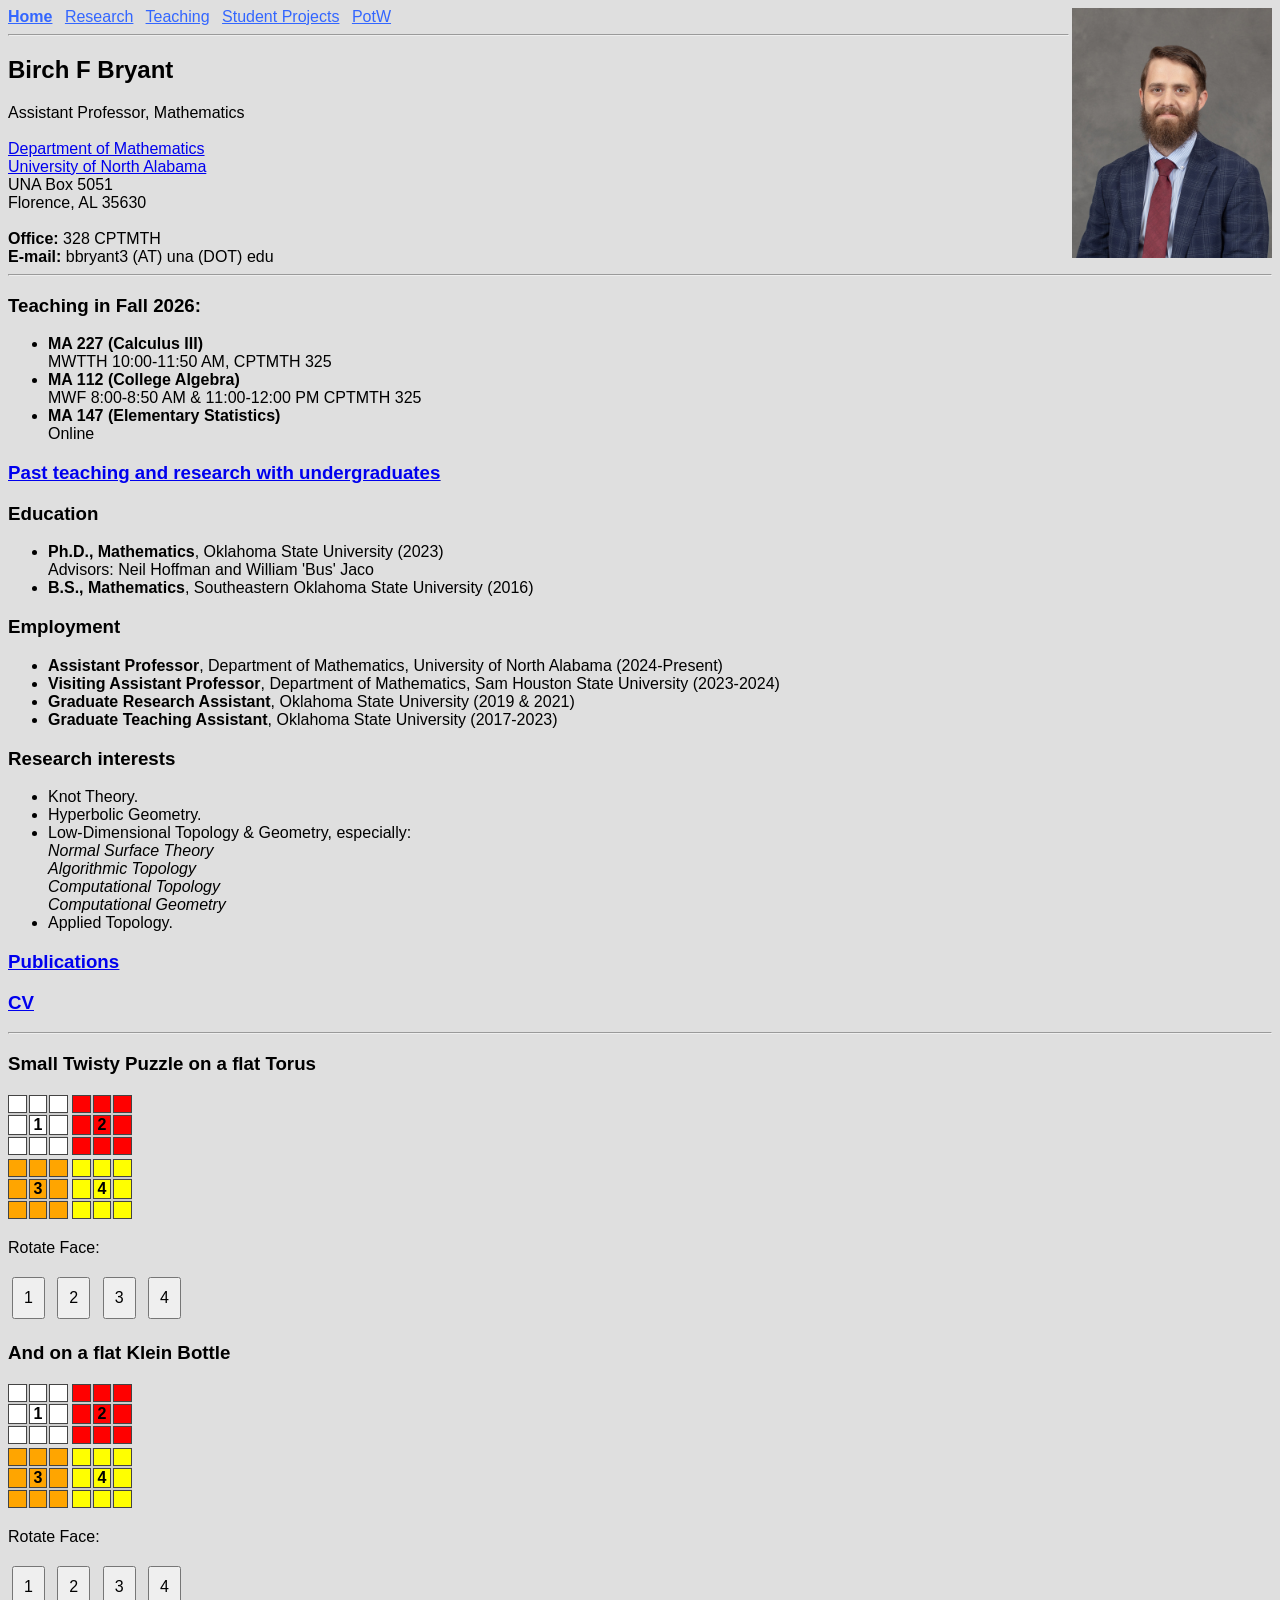
<file: index.html>
<html><head><meta name="viewport" content="width=device-width, initial-scale=1">
    
<link rel="stylesheet" type="text/css" href="./style.css">

<title>Birch Bryant</title>

</head>
<body bgcolor= "#dfdfdf">
 
<img src="./bbryant3.jpg" height="250" align="right" alt="">
 
<div id="site-header"></div>
<script src="./header.js"></script>
<h2>Birch F Bryant</h2>

Assistant Professor, Mathematics

<br>
<br><font color="#3366FF"><a href="https://www.una.edu/math/index.html">
Department of Mathematics</a></font>
<br><font color="#3366FF"><a href="http://www.una.edu/">
University of North Alabama</a></font>
<br>UNA Box 5051
<br>Florence, AL 35630

<br>
<br><b>Office:</b>  328 CPTMTH
<br><b>E-mail:</b> bbryant3 (AT) una (DOT) edu

<hr>

<p>
</p><h3>Teaching in Fall 2026:</h3>
<ul>
<li>
<b>MA 227 (Calculus III) </b>
<br>
MWTTH 10:00-11:50 AM, CPTMTH 325
</li>
<li>
<b>MA 112 (College Algebra)</b>
<br>
MWF 8:00-8:50 AM & 11:00-12:00 PM CPTMTH 325
</li>
<li>
    <b>MA 147 (Elementary Statistics)</b>
    <br>
    Online
</li>
</ul>


<p>
<u><font color="#3333FF"><a href="./teaching.html">
</a></font></u></p><h3><u><font color="#3333FF"><a href="./teaching.html">Past teaching and research with undergraduates</a></font></u></h3>



<h3>Education</h3>
<ul>
<li>
<b>Ph.D., Mathematics</b>, 
Oklahoma State University (2023)
</li>
Advisors: Neil Hoffman and William 'Bus' Jaco
<li>
<b>B.S., Mathematics</b>, 
Southeastern Oklahoma State University (2016)
</li>
</ul>

<h3>Employment</h3>
<ul>
<li>
<b>Assistant Professor</b>, 
Department of Mathematics, 
University of North Alabama (2024-Present) 
</li>
<li>
<b>Visiting Assistant Professor</b>, 
Department of Mathematics, 
Sam Houston State University (2023-2024) 
</li>
<li>
<b>Graduate Research Assistant</b>, 
Oklahoma State University (2019 & 2021)
</li>
<li>
<b>Graduate Teaching Assistant</b>, 
Oklahoma State University (2017-2023)
</li>
</ul>

<h3>Research interests</h3>
<ul>
<li>
Knot Theory.
</li>
<li>
    Hyperbolic Geometry.
</li>
<li>
Low-Dimensional Topology & Geometry, especially:
<br>
<i>Normal Surface Theory</i>
<br>
<i>Algorithmic Topology</i>
<br>
<i>Computational Topology</i>
<br>
<i>Computational Geometry</i>
</li>
<li>
Applied Topology.  
</li>
</ul>

<p>
<u><font color="#3333FF"><a href="./publications.html">
</a></font></u></p><h3><u><font color="#3333FF"><a href="./research.html">Publications</a></font></u></h3>

<p>
</p><h3><a href="./Bryant_Curriculum_Vitae.pdf" target="_blank" rel="noopener noreferrer">CV</a></h3>





<hr>

<h3>Small Twisty Puzzle on a flat Torus</h3>
  <!-- <div class="cube" id="cube">
    <div></div> 
    <div class="face" id="U"></div>

    <div class="face" id="L"></div>
    <div class="face" id="D"></div>
  </div> -->
  
  <div class="cube" id="cube">
    <div class="face" id="UL"></div>
    <div class="face" id="UR"></div>
    <div class="face" id="DL"></div>
    <div class="face" id="DR"></div>
  </div>

  <div class="controls" id="controls">
    <p>Rotate Face:</p>
    <button onclick="rotateU('UL')">1</button>
    <button onclick="rotateL('UR')">2</button>
    <button onclick="rotateD('DL')">3</button>
    <button onclick="rotateD('DR')">4</button>
  </div>

  <!--const faces = {
      UL: ['U','U','U','U','U','U','U','U','U'],
      D: ['D','D','D','D','D','D','D','D','D'],
      L: ['L','L','L','L','L','L','L','L','L'],
    };

    const adjacent = {
      U: [['D', [6,7,8]], ['L', [6,7,8]], ['D', [2,1,0]], ['L', [2,1,0]]],
      D: [['U', [6,7,8]], ['L', [0,3,6]], ['U', [2,1,0]], ['L', [2,5,8]]],
      L: [['U', [0,3,6]], ['D', [0,3,6]], ['U', [2,5,8]], ['D', [2,5,8]]],
    };-->

  <script>
    const colors = {
      UL: 'white',
      UR: 'red',
      DL: 'orange',
      DR: 'yellow',
    };

    const faceLabels = {
        UL: '1',
        UR: '2',
        DL: '3',
        DR: '4',
    }


    const faces = {
      UL: ['UL','UL','UL','UL','UL','UL','UL','UL','UL'],
      UR: ['UR','UR','UR','UR','UR','UR','UR','UR','UR'],
      DL: ['DL','DL','DL','DL','DL','DL','DL','DL','DL'],
      DR: ['DR','DR','DR','DR','DR','DR','DR','DR','DR']
    };

    const adjacent = {
      UL: [['DL', [6,7,8]], ['UR', [0,3,6]], ['DL', [2,1,0]], ['UR', [2,5,8]]],
      UR: [['DR', [6,7,8]], ['UL', [0,3,6]], ['DR', [2,1,0]], ['UL', [2,5,8]]],
      DL: [['UL', [6,7,8]], ['DR', [0,3,6]], ['UL', [2,1,0]], ['DR', [2,5,8]]],
      DR: [['UR', [6,7,8]], ['DL', [0,3,6]], ['UR', [2,1,0]], ['DL', [2,5,8]]],
    };

    function rotateFaceClockwise(face) {
      let f = faces[face];
      faces[face] = [f[6], f[3], f[0], f[7], f[4], f[1], f[8], f[5], f[2]];
    }

    function rotateUAdjacent(face) {
      const adj = adjacent[face];
      const temp = adj[0][1].map(i => faces[adj[0][0]][i]);

      for (let i = 0; i < 3; i++) {
        const from = adj[i + 1][0], fromIdx = adj[i + 1][1];
        const to = adj[i][0], toIdx = adj[i][1];
        for (let j = 0; j < 3; j++) {
          faces[to][toIdx[j]] = faces[from][fromIdx[j]];
        }
      }

      const last = adj[3][0], lastIdx = adj[3][1];
      for (let j = 0; j < 3; j++) {
        faces[adj[3][0]][adj[3][1][j]] = temp[j];
      }
    }

    function rotateLAdjacent(face) {
      const adj = adjacent[face];
      const temp = adj[0][1].map(i => faces[adj[0][0]][i]);

      for (let i = 0; i < 3; i++) {
        const from = adj[i + 1][0], fromIdx = adj[i + 1][1];
        const to = adj[i][0], toIdx = adj[i][1];
        for (let j = 0; j < 3; j++) {
          faces[to][toIdx[j]] = faces[from][fromIdx[j]];
        }
      }

      const last = adj[3][0], lastIdx = adj[3][1];
      for (let j = 0; j < 3; j++) {
        faces[adj[3][0]][adj[3][1][j]] = temp[j];
      }
    }

    function rotateDAdjacent(face) {
      const adj = adjacent[face];
      const temp = adj[0][1].map(i => faces[adj[0][0]][i]);

      for (let i = 0; i < 3; i++) {
        const from = adj[i + 1][0], fromIdx = adj[i + 1][1];
        const to = adj[i][0], toIdx = adj[i][1];
        for (let j = 0; j < 3; j++) {
          faces[to][toIdx[j]] = faces[from][fromIdx[j]];
        }
      }

      const last = adj[3][0], lastIdx = adj[3][1];
      for (let j = 0; j < 3; j++) {
        faces[adj[3][0]][adj[3][1][j]] = temp[j];
      }
    }

    function rotateU(face) {
      rotateFaceClockwise(face);
      rotateUAdjacent(face);
      render();
    }

    function rotateL(face) {
      rotateFaceClockwise(face);
      rotateLAdjacent(face);
      render();
    }

    function rotateD(face) {
      rotateFaceClockwise(face);
      rotateDAdjacent(face);
      render();
    }

    function render() {
      for (let face in faces) {
        const container = document.getElementById(face);
        container.innerHTML = '';
        for (let i = 0; i < 9; i++) {
          const div = document.createElement('div');
          div.className = 'sticker';
          div.style.backgroundColor = colors[faces[face][i]];

          if (i === 4) {
            div.textContent = faceLabels[face];
            div.style.fontWeight = 'bold';
            div.style.color = 'black';
            div.style.display = 'flex';
            div.style.alignItems = 'center';
            div.style.justifyContent = 'center';
            }

          container.appendChild(div);
        }
      }
    }

    render();
  </script>

  <h3>And on a flat Klein Bottle</h3>

  <div class="kcube" id="kcube">
    <div class="kface" id="KUL"></div>
    <div class="kface" id="KUR"></div>
    <div class="kface" id="KDL"></div>
    <div class="kface" id="KDR"></div>
  </div>

  <div class="kcontrols" id="kcontrols">
    <p>Rotate Face:</p>
    <button onclick="rotateK('KUL')">1</button>
    <button onclick="rotateK('KUR')">2</button>
    <button onclick="rotateK('KDL')">3</button>
    <button onclick="rotateK('KDR')">4</button>
  </div>

  <!--const faces = {
      UL: ['U','U','U','U','U','U','U','U','U'],
      D: ['D','D','D','D','D','D','D','D','D'],
      L: ['L','L','L','L','L','L','L','L','L'],
    };

    const adjacent = {
      U: [['D', [6,7,8]], ['L', [6,7,8]], ['D', [2,1,0]], ['L', [2,1,0]]],
      D: [['U', [6,7,8]], ['L', [0,3,6]], ['U', [2,1,0]], ['L', [2,5,8]]],
      L: [['U', [0,3,6]], ['D', [0,3,6]], ['U', [2,5,8]], ['D', [2,5,8]]],
    };-->

  <script>
    const kcolors = {
      KUL: 'white',
      KUR: 'red',
      KDL: 'orange',
      KDR: 'yellow',
    };

    const kfaceLabels = {
        KUL: '1',
        KUR: '2',
        KDL: '3',
        KDR: '4',
    }


    const kfaces = {
      KUL: ['KUL','KUL','KUL','KUL','KUL','KUL','KUL','KUL','KUL'],
      KUR: ['KUR','KUR','KUR','KUR','KUR','KUR','KUR','KUR','KUR'],
      KDL: ['KDL','KDL','KDL','KDL','KDL','KDL','KDL','KDL','KDL'],
      KDR: ['KDR','KDR','KDR','KDR','KDR','KDR','KDR','KDR','KDR']
    };

    const kcorners = {
        KUL:[['KDL',6],['KDL',8],['KDR',0],['KDR',2]],
        KUR:[['KDR',6],['KDR',8],['KDL',0],['KDL',2]],
        KDL:[['KDL',6],['KDL',8],['KDR',0],['KDR',2]],
        KDR:[['KDL',6],['KDL',8],['KDR',0],['KDR',2]]
    }

    const kadjacent = {
      KUL: [['KDR', [8,7,6]], ['KUR', [0,3,6]], ['KDL', [2,1,0]], ['KUR', [8,5,2]]],
      KUR: [['KDL', [8,7,6]], ['KUL', [0,3,6]], ['KDR', [2,1,0]], ['KUL', [8,5,2]]],
      KDL: [['KUL', [6,7,8]], ['KDR', [0,3,6]], ['KUR', [0,1,2]], ['KDR', [8,5,2]]],
      KDR: [['KUR', [6,7,8]], ['KDL', [0,3,6]], ['KUL', [0,1,2]], ['KDL', [8,5,2]]],
    };

    function rotateKFaceClockwise(face) {
      let f = kfaces[face];
      kfaces[face] = [f[6], f[3], f[0], f[7],f[4],f[1],f[8],f[5],f[2]];
    }

    function rotateKAdjacent(face) {
      const adj = kadjacent[face];
      const temp = adj[0][1].map(i => kfaces[adj[0][0]][i]);

      for (let i = 0; i < 3; i++) {
        const from = adj[i + 1][0], fromIdx = adj[i + 1][1];
        const to = adj[i][0], toIdx = adj[i][1];
        for (let j = 0; j < 3; j++) {
          kfaces[to][toIdx[j]] = kfaces[from][fromIdx[j]];
        }
      }

      const last = adj[3][0], lastIdx = adj[3][1];
      for (let j = 0; j < 3; j++) {
        kfaces[adj[3][0]][adj[3][1][j]] = temp[j];
      }
    }

    function rotateKCorners(face) {
        const adj = kcorners[face];
        const temp = kfaces[adj[0][0]][adj[0][1]];

        for (let i = 0; i < 3; i++) {
            const from = adj[i+1][0], fromIdx = adj[i+1][1];
            const to = adj[i][0], toIdx = adj[i][1];
            kfaces[to][toIdx] = kfaces[from][fromIdx];
        }

        kfaces[adj[3][0]][adj[3][1]] = temp;
        
      }

    function rotateK(face) {
      rotateKFaceClockwise(face);
      rotateKAdjacent(face);
      krender();
    }


    function krender() {
      for (let kface in kfaces) {
        const container = document.getElementById(kface);
        container.innerHTML = '';
        for (let i = 0; i < 9; i++) {
          const div = document.createElement('div');
          div.className = 'ksticker';
          div.style.backgroundColor = kcolors[kfaces[kface][i]];

          if (i === 4) {
            div.textContent = kfaceLabels[kface];
            div.style.fontWeight = 'bold';
            div.style.color = 'black';
            div.style.display = 'flex';
            div.style.alignItems = 'center';
            div.style.justifyContent = 'center';
            }

          container.appendChild(div);
        }
      }
    }

    krender();
  </script>

</body></html>
</file>
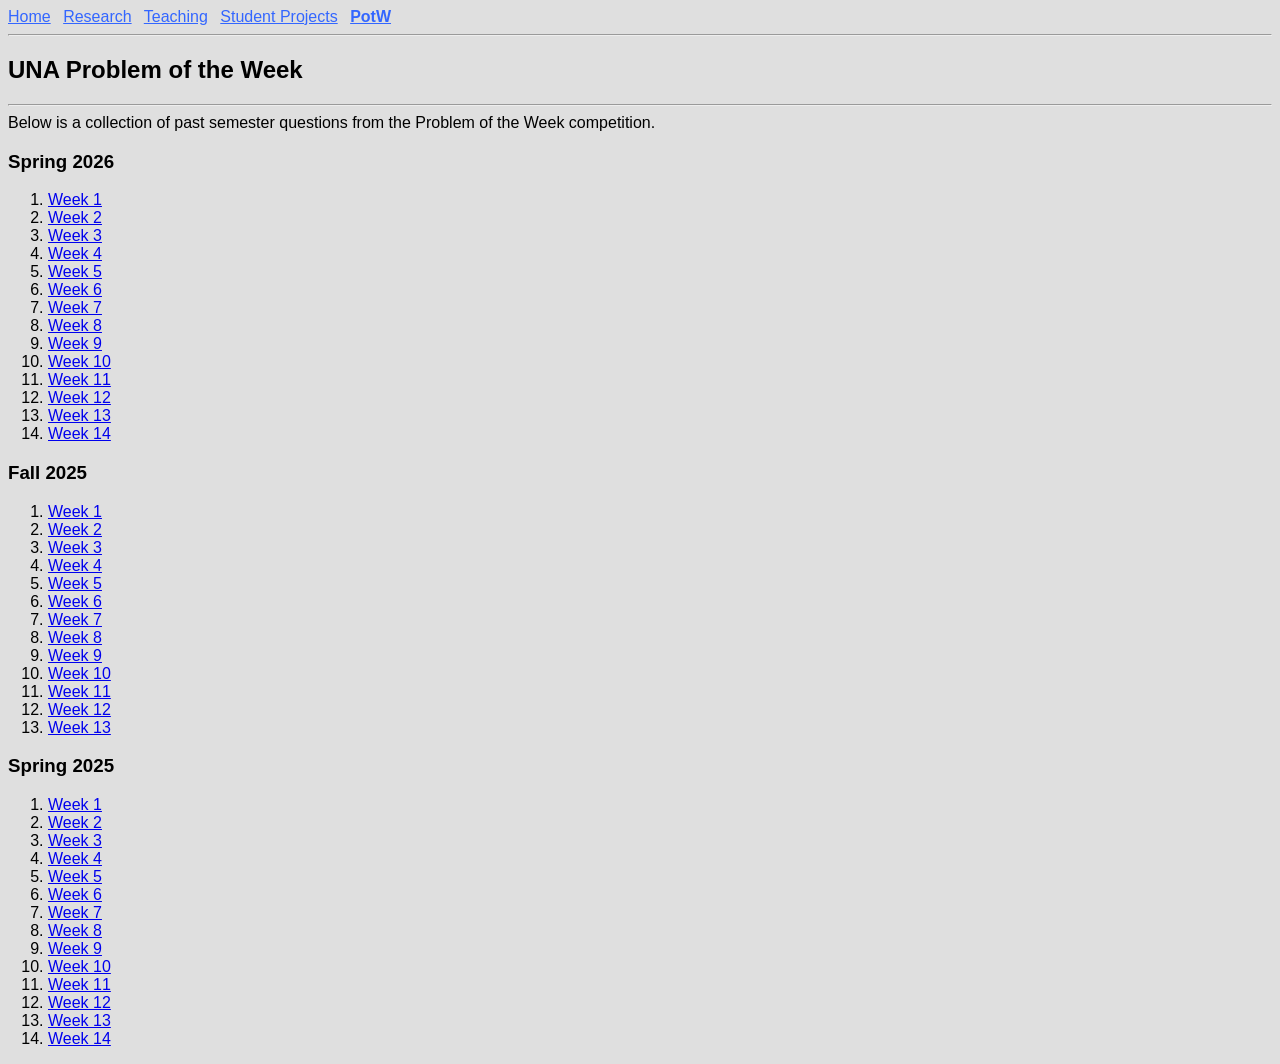
<file: PotW.html>
<html><head><meta http-equiv="Content-Type" content="text/html; charset=UTF-8"><title>Birch Bryant - Problem of the Week</title>
<link rel="stylesheet" type="text/css" href="./style.css">
</head>

<body bgcolor="#dfdfdf">
<div id="site-header"></div>
<script src="./header.js"></script><h2>UNA Problem of the Week</h2>
<hr>
Below is a collection of past semester questions from the Problem of the Week competition.

<h3>Spring 2026</h3>

<ol>
    <li>
        <a href="./classes/PotW/SP26/PotW_Sp_26_P1.pdf" target="_blank" rel="noopener noreferrer">Week 1</a> 
    </li>
    <li>
        <a href="./classes/PotW/SP26/PotW_Sp_26_P2.pdf" target="_blank" rel="noopener noreferrer">Week 2</a> 
    </li>
    <li>
        <a href="./classes/PotW/SP26/PotW_Sp_26_P3.pdf" target="_blank" rel="noopener noreferrer">Week 3</a> 
    </li>
    <li>
        <a href="./classes/PotW/SP26/PotW_Sp_26_P4.pdf" target="_blank" rel="noopener noreferrer">Week 4</a> 
    </li>
    <li>
        <a href="./classes/PotW/SP26/PotW_Sp_26_P5.pdf" target="_blank" rel="noopener noreferrer">Week 5</a> 
    </li>
    <li>
        <a href="./classes/PotW/SP26/PotW_Sp_26_P6.pdf" target="_blank" rel="noopener noreferrer">Week 6</a> 
    </li>
    <li>
        <a href="./classes/PotW/SP26/PotW_Sp_26_P7.pdf" target="_blank" rel="noopener noreferrer">Week 7</a> 
    </li>
    <li>
        <a href="./classes/PotW/SP26/PotW_Sp_26_P8.pdf" target="_blank" rel="noopener noreferrer">Week 8</a> 
    </li>
    <li>
        <a href="./classes/PotW/SP26/PotW_Sp_26_P9.pdf" target="_blank" rel="noopener noreferrer">Week 9</a> 
    </li>
    <li>
        <a href="./classes/PotW/SP26/PotW_Sp_26_P10.pdf" target="_blank" rel="noopener noreferrer">Week 10</a> 
    </li>
    <li>
        <a href="./classes/PotW/SP26/PotW_Sp_26_P11.pdf" target="_blank" rel="noopener noreferrer">Week 11</a> 
    </li>
    <li>
        <a href="./classes/PotW/SP26/PotW_Sp_26_P12.pdf" target="_blank" rel="noopener noreferrer">Week 12</a> 
    </li>
    <li>
        <a href="./classes/PotW/SP26/PotW_Sp_26_P13.pdf" target="_blank" rel="noopener noreferrer">Week 13</a> 
    </li>
    <li>
        <a href="./classes/PotW/SP26/PotW_Sp_26_P14.pdf" target="_blank" rel="noopener noreferrer">Week 14</a> 
    </li>
</ol>

<h3>Fall 2025</h3>

<ol>
    <li>
        <a href="./classes/PotW/FA25/PotW_Fa_25_P1.pdf" target="_blank" rel="noopener noreferrer">Week 1</a>
    </li>
    <li>
        <a href="./classes/PotW/FA25/PotW_Fa_25_P2.pdf" target="_blank" rel="noopener noreferrer">Week 2</a>
    </li>
    <li>
        <a href="./classes/PotW/FA25/PotW_Fa_25_P3.pdf" target="_blank" rel="noopener noreferrer">Week 3</a>
    </li>
    <li>
        <a href="./classes/PotW/FA25/PotW_Fa_25_P4.pdf" target="_blank" rel="noopener noreferrer">Week 4</a>
    </li>
    <li>
        <a href="./classes/PotW/FA25/PotW_Fa_25_P5.pdf" target="_blank" rel="noopener noreferrer">Week 5</a>
    </li>
    <li>
        <a href="./classes/PotW/FA25/PotW_Fa_25_P6.pdf" target="_blank" rel="noopener noreferrer">Week 6</a>
    </li>
    <li>
        <a href="./classes/PotW/FA25/PotW_Fa_25_P7.pdf" target="_blank" rel="noopener noreferrer">Week 7</a>
    </li>
    <li>
        <a href="./classes/PotW/FA25/PotW_Fa_25_P8.pdf" target="_blank" rel="noopener noreferrer">Week 8</a>
    </li>
    <li>
        <a href="./classes/PotW/FA25/PotW_Fa_25_P9.pdf" target="_blank" rel="noopener noreferrer">Week 9</a>
    </li>
    <li>
        <a href="./classes/PotW/FA25/PotW_Fa_25_P10.pdf" target="_blank" rel="noopener noreferrer">Week 10</a>
    </li>
    <li>
        <a href="./classes/PotW/FA25/PotW_Fa_25_P11.pdf" target="_blank" rel="noopener noreferrer">Week 11</a>
    </li>
    <li>
        <a href="./classes/PotW/FA25/PotW_Fa_25_P12.pdf" target="_blank" rel="noopener noreferrer">Week 12</a>
    </li>
    <li>
        <a href="./classes/PotW/FA25/PotW_Fa_25_P13.pdf" target="_blank" rel="noopener noreferrer">Week 13</a>
    </li>

</ol>

<h3>Spring 2025</h3>

<ol>
    <li>
        <a href="./classes/PotW/SP25/PotW_Sp_25_P1.pdf" target="_blank" rel="noopener noreferrer">Week 1</a> 
    </li>
    <li>
        <a href="./classes/PotW/SP25/PotW_Sp_25_P2.pdf" target="_blank" rel="noopener noreferrer">Week 2</a> 
    </li>
    <li>
        <a href="./classes/PotW/SP25/PotW_Sp_25_P3.pdf" target="_blank" rel="noopener noreferrer">Week 3</a> 
    </li>
    <li>
        <a href="./classes/PotW/SP25/PotW_Sp_25_P4.pdf" target="_blank" rel="noopener noreferrer">Week 4</a> 
    </li>
    <li>
        <a href="./classes/PotW/SP25/PotW_Sp_25_P5.pdf" target="_blank" rel="noopener noreferrer">Week 5</a> 
    </li>
    <li>
        <a href="./classes/PotW/SP25/PotW_Sp_25_P6.pdf" target="_blank" rel="noopener noreferrer">Week 6</a> 
    </li>
    <li>
        <a href="./classes/PotW/SP25/PotW_Sp_25_P7.pdf" target="_blank" rel="noopener noreferrer">Week 7</a> 
    </li>
    <li>
        <a href="./classes/PotW/SP25/PotW_Sp_25_P8.pdf" target="_blank" rel="noopener noreferrer">Week 8</a> 
    </li>
    <li>
        <a href="./classes/PotW/SP25/PotW_Sp_25_P9.pdf" target="_blank" rel="noopener noreferrer">Week 9</a> 
    </li>
    <li>
        <a href="./classes/PotW/SP25/PotW_Sp_25_P10.pdf" target="_blank" rel="noopener noreferrer">Week 10</a> 
    </li>
    <li>
        <a href="./classes/PotW/SP25/PotW_Sp_25_P11.pdf" target="_blank" rel="noopener noreferrer">Week 11</a> 
    </li>
    <li>
        <a href="./classes/PotW/SP25/PotW_Sp_25_P12.pdf" target="_blank" rel="noopener noreferrer">Week 12</a> 
    </li>
    <li>
        <a href="./classes/PotW/SP25/PotW_Sp_25_P13.pdf" target="_blank" rel="noopener noreferrer">Week 13</a> 
    </li>
    <li>
        <a href="./classes/PotW/SP25/PotW_Sp_25_P14.pdf" target="_blank" rel="noopener noreferrer">Week 14</a> 
    </li>

</ol>
</body>
</file>
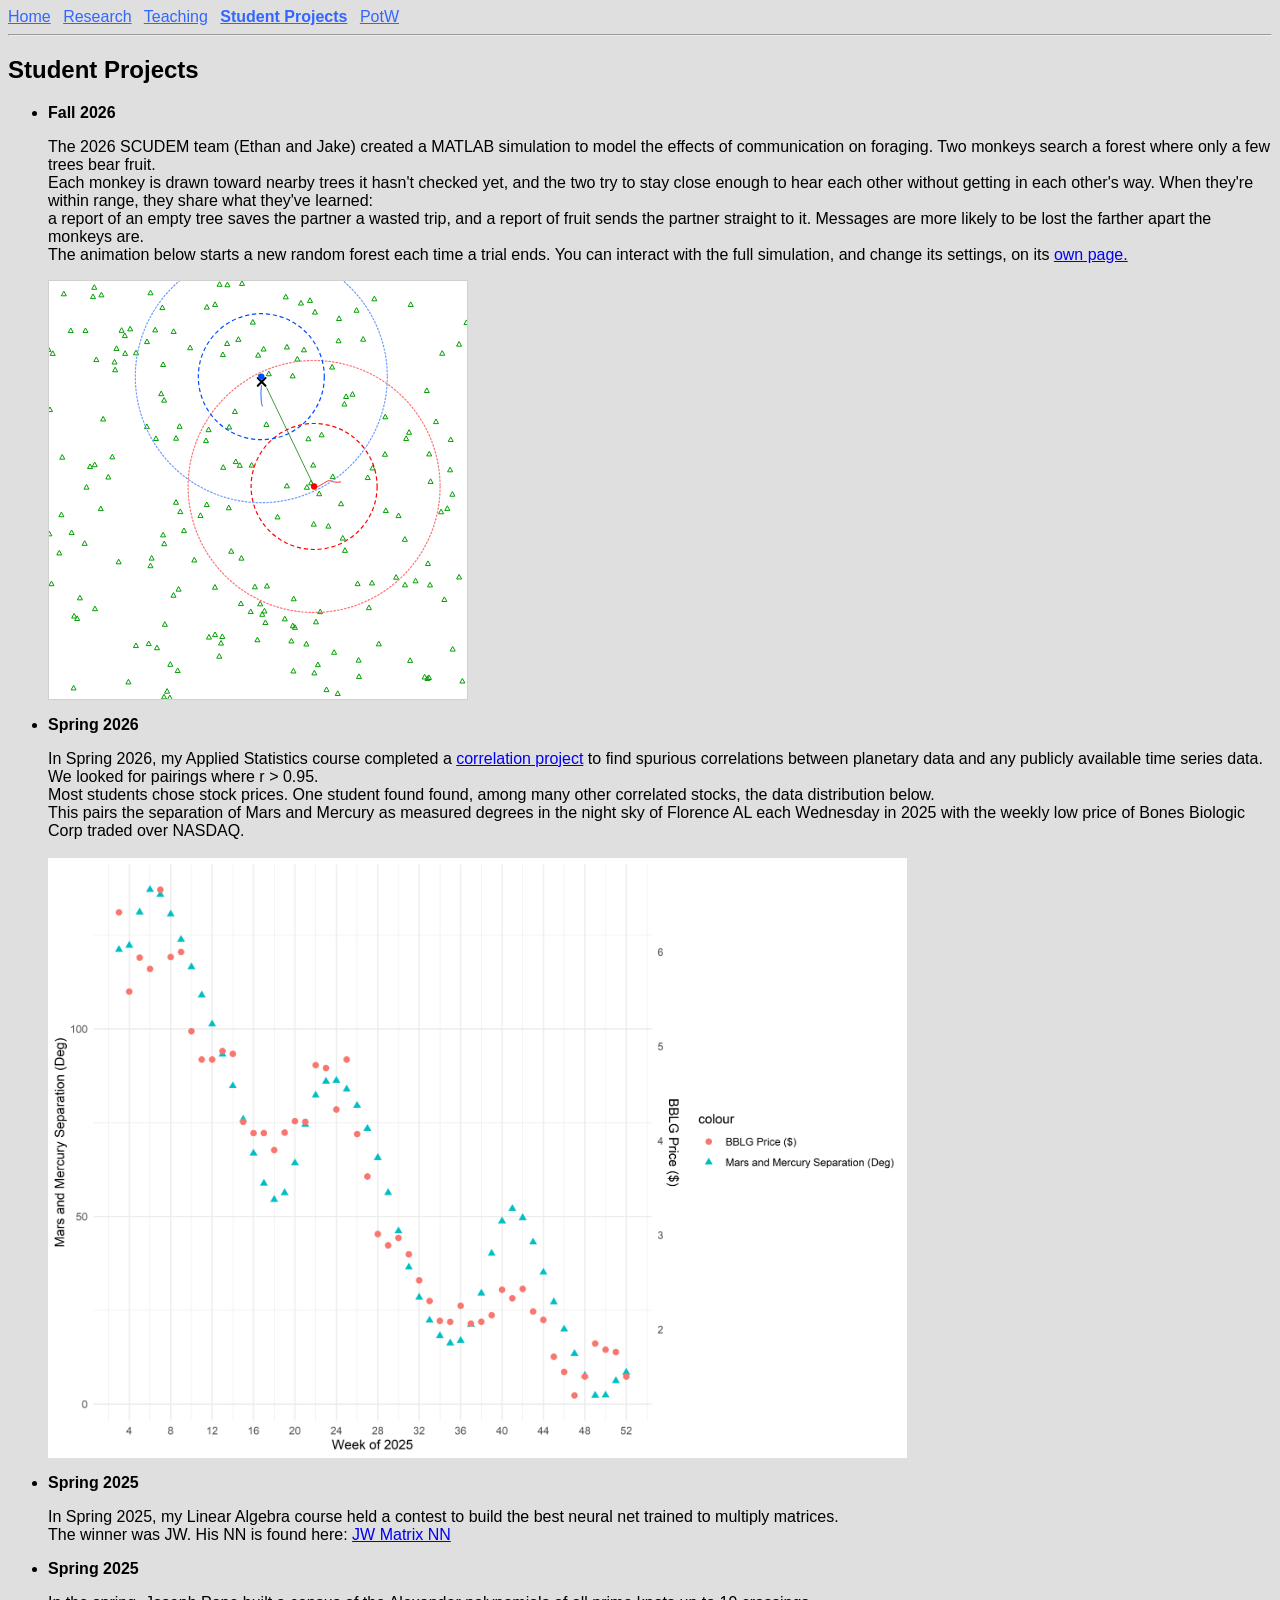
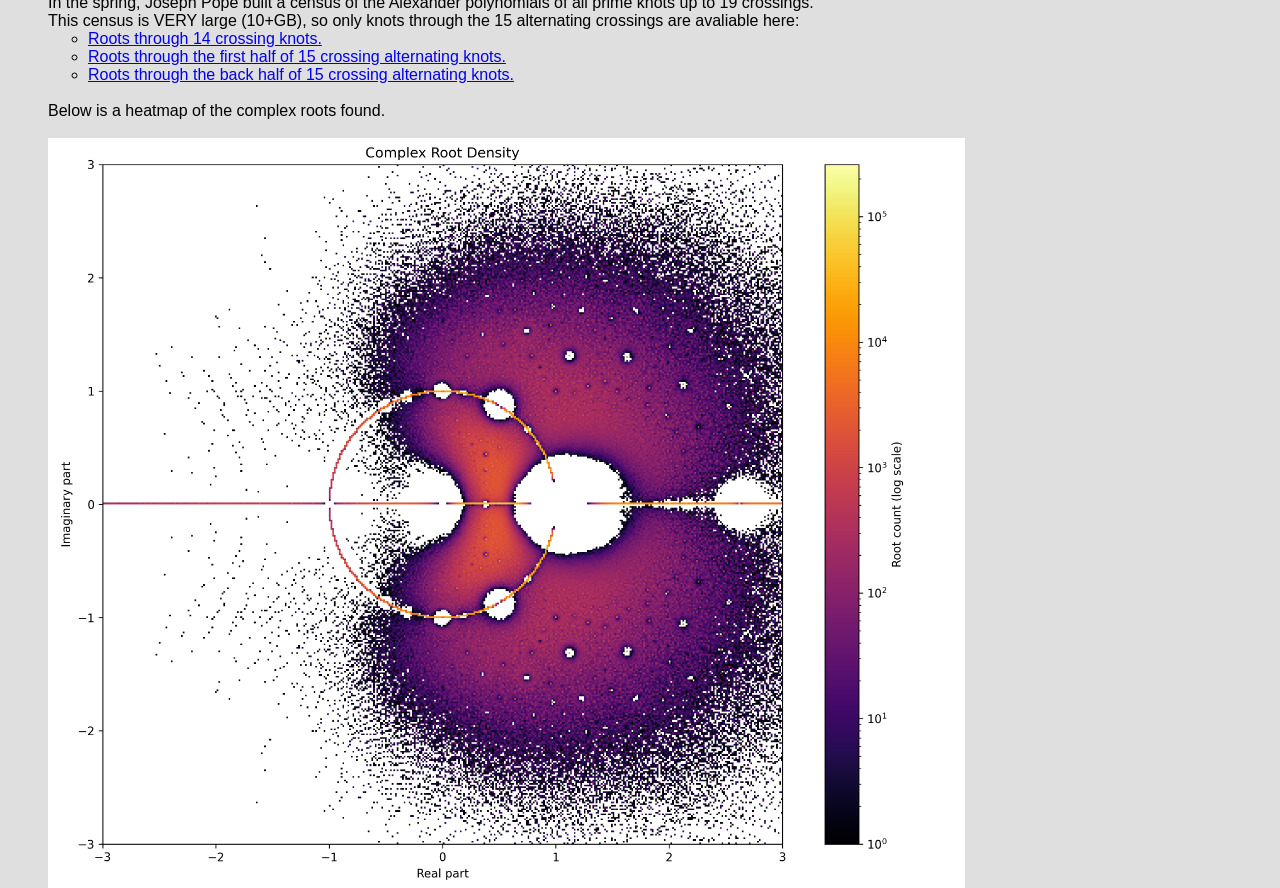
<file: projects.html>
<html><head><meta name="viewport" content="width=device-width, initial-scale=1"><meta http-equiv="Content-Type" content="text/html; charset=UTF-8"><title>Birch Bryant - Student Projects</title>
<link rel="stylesheet" type="text/css" href="./style.css">
</head>

<body bgcolor="#dfdfdf">
<div id="site-header"></div>
<script src="./header.js"></script>
<h2>Student Projects</h2>

<ul>
    <li>
        <b>Fall 2026</b>
        </li><p></p>
       The 2026 SCUDEM team (Ethan and Jake) created a MATLAB simulation to model the
effects of communication on foraging. Two monkeys search a forest where only a few
trees bear fruit. <br>Each monkey is drawn toward nearby trees it hasn't checked yet,
and the two try to stay close enough to hear each other without getting in each
other's way. When they're within range, they share what they've learned: <br>a report
of an empty tree saves the partner a wasted trip, and a report of fruit sends the
partner straight to it. Messages are more likely to be lost the farther apart the
monkeys are. <br>The animation below starts a new random forest each time a trial ends.
You can interact with the full simulation, and change its settings, on its <a href="studentprojects/forage_model.html"> own page.</a>
        <p></p>
        <div class="monkey-sim" style="max-width: 420px"></div>
        <script src="./studentprojects/monkey-sim-embed.js"></script>
        <p></p>
    

<li>
    <b>Spring 2026</b>
    </li><p></p>
In Spring 2026, my Applied Statistics course completed a <a href="./studentprojects/Class Project.pdf" target="_blank" rel="noopener noreferrer">correlation project<a> to find spurious correlations between planetary data and any publicly available time series data. We looked for pairings where r > 0.95. 

<br>Most students chose stock prices. One student found found, among many other correlated stocks, the data distribution below. 

<br>This pairs the separation of Mars and Mercury as measured degrees in the night sky of Florence AL each Wednesday in 2025 with the weekly low price of Bones Biologic Corp traded over NASDAQ.
<br>
<br>

<img src="./studentprojects/mercury_mars_BBLG.png" height = "600" align=""left" alt="">
<p></p>
<li>
    <b>Spring 2025</b>
    </li><p></p>
In Spring 2025, my Linear Algebra course held a contest to build the best neural net trained to multiply matrices. <br>The winner was JW. His NN is found here: <a href="./studentprojects/JWMatrixMult.py" target="_blank" rel="noopener noreferrer">JW Matrix NN</a>
<p></p>
<li>
    <b>Spring 2025</b>
</li>
<p></p>
    In the spring, Joseph Pope built a census of the Alexander polynomials of all prime knots up to 19 crossings. <br> This census is VERY large (10+GB), so only knots through the 15 alternating crossings are avaliable here:
    
    <br>
    <ul>
        <li><a href="./studentprojects/AllRoots_3-14.txt" target="_blank" rel="noopener noreferrer">Roots through 14 crossing knots.</a></li>
        <li><a href="./studentprojects/AllRoots_15_1.txt" target="_blank" rel="noopener noreferrer">Roots through the first half of 15 crossing alternating knots.</a></li>
    <li><a href="./studentprojects/AllRoots_15_2.txt" target="_blank" rel="noopener noreferrer">Roots through the back half of 15 crossing alternating knots.</a></li>

    </ul> 
    <br>
    Below is a heatmap of the complex roots found.
    <br>
    <br>
    <img src="./studentprojects/root_heatmap.png" height="750" align="left" alt="">
    <br>
<p></p>



</ul>




</body></html>
</file>
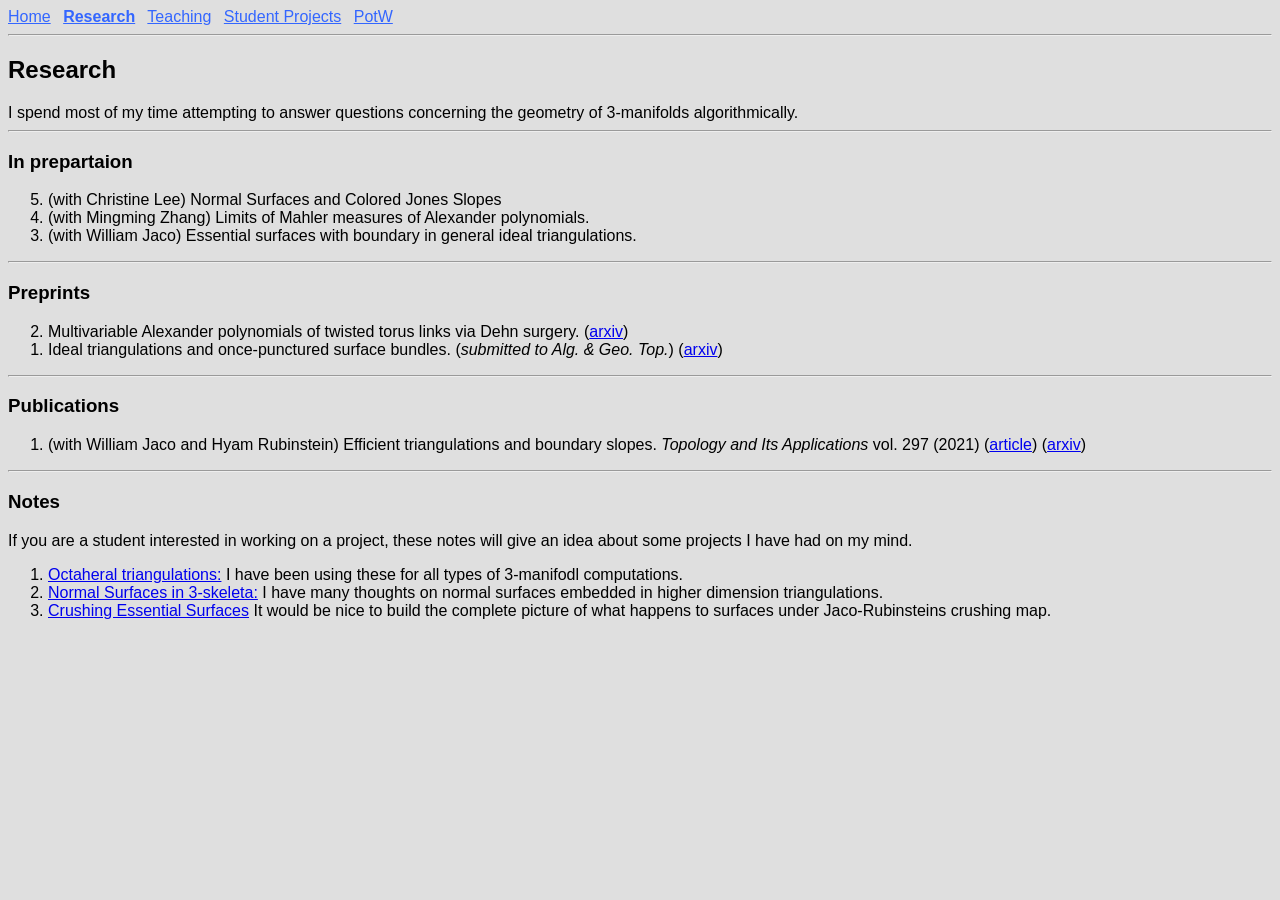
<file: research.html>
<html><head><meta http-equiv="Content-Type" content="text/html; charset=UTF-8"><title>Birch Bryant - Research</title>
<link rel="stylesheet" type="text/css" href="./style.css">
</head>

<body bgcolor="#dfdfdf">
<div id="site-header"></div>
<script src="./header.js"></script>
    <h2>Research</h2>

I spend most of my time attempting to answer questions concerning the geometry of 3-manifolds algorithmically. 

    <hr><h3>In prepartaion</h3>
        <ol reversed start="5">
           <li>
            (with Christine Lee) Normal Surfaces and Colored Jones Slopes
           </li> 
           <li>
             (with Mingming Zhang) Limits of Mahler measures of Alexander polynomials.
           </li>
           <li>
             (with William Jaco) Essential surfaces with boundary in general ideal triangulations.
           </li>
        </ol>
    <hr><h3>Preprints</h3>
        <ol reversed start="2">
            <li>Multivariable Alexander polynomials of twisted torus links via Dehn surgery. (<a href="https://arxiv.org/abs/2611.03265">arxiv</a>)</li>

            <li>
                Ideal triangulations and once-punctured surface bundles. (<i>submitted to Alg. & Geo. Top.</i>) (<a href="https://arxiv.org/abs/2505.21798v1">arxiv</a>)
            </li>
        </ol>
    <hr><h3>Publications</h3>
        <ol reversed>
            <li>
                (with William Jaco and Hyam Rubinstein) Efficient triangulations and boundary slopes. <i>Topology and Its Applications</i> vol. 297 (2021) 
                (<a href="https://www.sciencedirect.com/science/article/pii/S0166864121001036">article</a>) (<a href="https://arxiv.org/abs/2006.14701">arxiv</a>)
            </li>
        </ol>
    <hr><h3>Notes</h3>
    If you are a student interested in working on a project, these notes will give an idea about some projects I have had on my mind. 
    <ol>    
    <li>
            <a href="./researchnotes/octahedraltriangulationnotes.pdf">Octaheral triangulations:</a> I have been using these for all types of 3-manifodl computations.
        </li>
    <li>
        <a href="./researchnotes/knottednormalsurfacenotes.pdf">Normal Surfaces in 3-skeleta:</a> I have many thoughts on normal surfaces embedded in higher dimension triangulations.
    </li>
    <li>
        <a href="./researchnotes/crusingincompnotes.pdf">Crushing Essential Surfaces</a> It would be nice to build the complete picture of what happens to surfaces under Jaco-Rubinsteins crushing map.
        </li>
    </ol>    
</body>
</file>
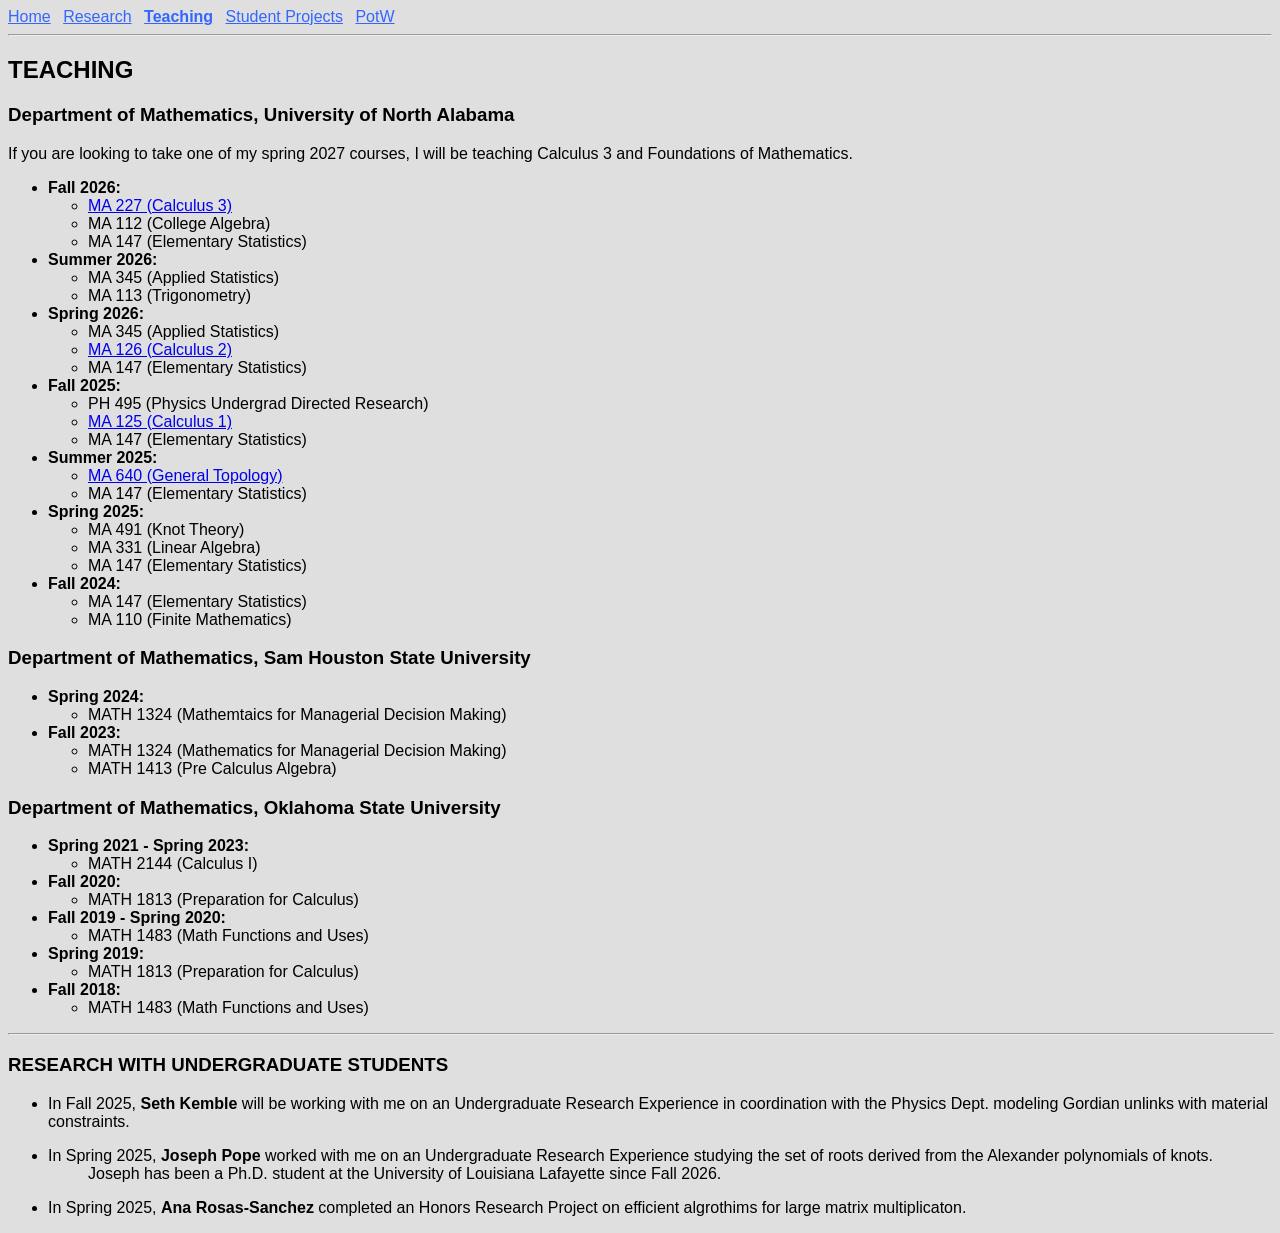
<file: teaching.html>
<html><head><meta name="viewport" content="width=device-width, initial-scale=1"><meta http-equiv="Content-Type" content="text/html; charset=UTF-8"><title>Birch Bryant - Teaching</title>
<link rel="stylesheet" type="text/css" href="./style.css">
</head>

<body bgcolor="#dfdfdf">
<div id="site-header"></div>
<script src="./header.js"></script>
<h2>TEACHING</h2>


<h3>Department of Mathematics, University of North Alabama</h3>

If you are looking to take one of my spring 2027 courses, I will be teaching Calculus 3 and Foundations of Mathematics.


<ul>



<li>
<b>Fall 2026:</b>
<ul>
    <li>
<a href="./classes/calc3/calc3.html">MA 227 (Calculus 3)</a> 
</li>
<li>
MA 112 (College Algebra)
</li>
<li>
    MA 147 (Elementary Statistics)
</li>
</ul>

<li>
<b>Summer 2026:</b>
<ul>
    <li>
MA 345 (Applied Statistics)
</li>
<li>
MA 113 (Trigonometry)
</li>

</ul>    

    
<li>
<b>Spring 2026:</b>
<ul>
    <li>
MA 345 (Applied Statistics)
</li>
<li>
    <a href="./classes/calc2/calc2.html"> MA 126 (Calculus 2)</a>
</li>
<li>
    MA 147 (Elementary Statistics)
</li>
</ul>

<li>
<b>Fall 2025:</b>
<ul>
    <li> PH 495 (Physics Undergrad Directed Research)</li>
<li>
    <a href="./classes/calc1/calc1.html">MA 125 (Calculus 1)</a>
</li>
<li>
    MA 147 (Elementary Statistics)
</li>
</ul>

<li><b>Summer 2025:</b></li> 
<ul>
    <li>
        <a href="./classes/Topology/topology.html">MA 640 (General Topology)</a> 
    </li>
    <li>
        MA 147 (Elementary Statistics)
    </li>
</ul>


<li>
<b>Spring 2025:</b>
<ul>
    <li> MA 491 (Knot Theory)</li>
<li>
MA 331 (Linear Algebra)
</li>
<li>
    MA 147 (Elementary Statistics)
</li>

</ul>

</li><li>
<b>Fall 2024:</b>
<ul>
<li>
MA 147 (Elementary Statistics)
</li>
<li>
MA 110 (Finite Mathematics)
</li>


</ul>



</ul>

</li></ul>


<h3>Department of Mathematics, Sam Houston State University</h3>

<ul>
    <li>
        <b>Spring 2024:</b>
        <ul>
            <li>
                MATH 1324 (Mathemtaics for Managerial Decision Making)
            </li>
        </ul>
    </li>
    <li>
        <b>Fall 2023:</b>
        <ul>
            <li>
                MATH 1324 (Mathematics for Managerial Decision Making)
            </li>
            <li>
                MATH 1413 (Pre Calculus Algebra)
            </li>
        </ul>
    </li>
</ul>

<h3>Department of Mathematics, Oklahoma State University</h3>

<ul>

    <li>
        <b>Spring 2021 - Spring 2023:</b>
        <ul>
            <li>
                MATH 2144 (Calculus I) 
            </li>
        </ul>
    </li>

    <li>
        <b>Fall 2020:</b>
        <ul>
            <li>
                MATH 1813 (Preparation for Calculus) 
            </li>
        </ul>
    </li>

    <li>
        <b>Fall 2019 - Spring 2020:</b>
        <ul>
            <li>
                MATH 1483 (Math Functions and Uses)
            </li>
        </ul>
    </li>

    <li> 
        <b>Spring 2019:</b>
        <ul>
            <li>
                MATH 1813 (Preparation for Calculus)
            </li>
        </ul>
    </li>

    <li> 
        <b>Fall 2018:</b>
        <ul>
            <li>
                MATH 1483 (Math Functions and Uses)
            </li>
        </ul>
    </li>
    
</ul>





<hr width="100%">

<h3>RESEARCH WITH UNDERGRADUATE STUDENTS</h3>

<ul>
    
    <li>
        In Fall 2025, <b>Seth Kemble</b> will be working with me on an Undergraduate Research Experience in coordination with the Physics Dept. modeling Gordian unlinks with material constraints.
    </li>
    <p></p>
        <li>
        In Spring 2025, <b>Joseph Pope</b> worked with me on an Undergraduate Research Experience studying the set of roots derived from the Alexander polynomials of knots. 
    </li>
    <ul style="list-style: none;">
  <li>Joseph has been a Ph.D. student at the University of Louisiana Lafayette since Fall 2026.</li>
</ul>
    
    
    <p></p>
    <li>
        In Spring 2025, <b>Ana Rosas-Sanchez</b> completed an Honors Research Project on efficient algrothims for large matrix multiplicaton. 
    </li>
    <p>
    </p>

</ul>
</li></ul>



</body></html>
</file>
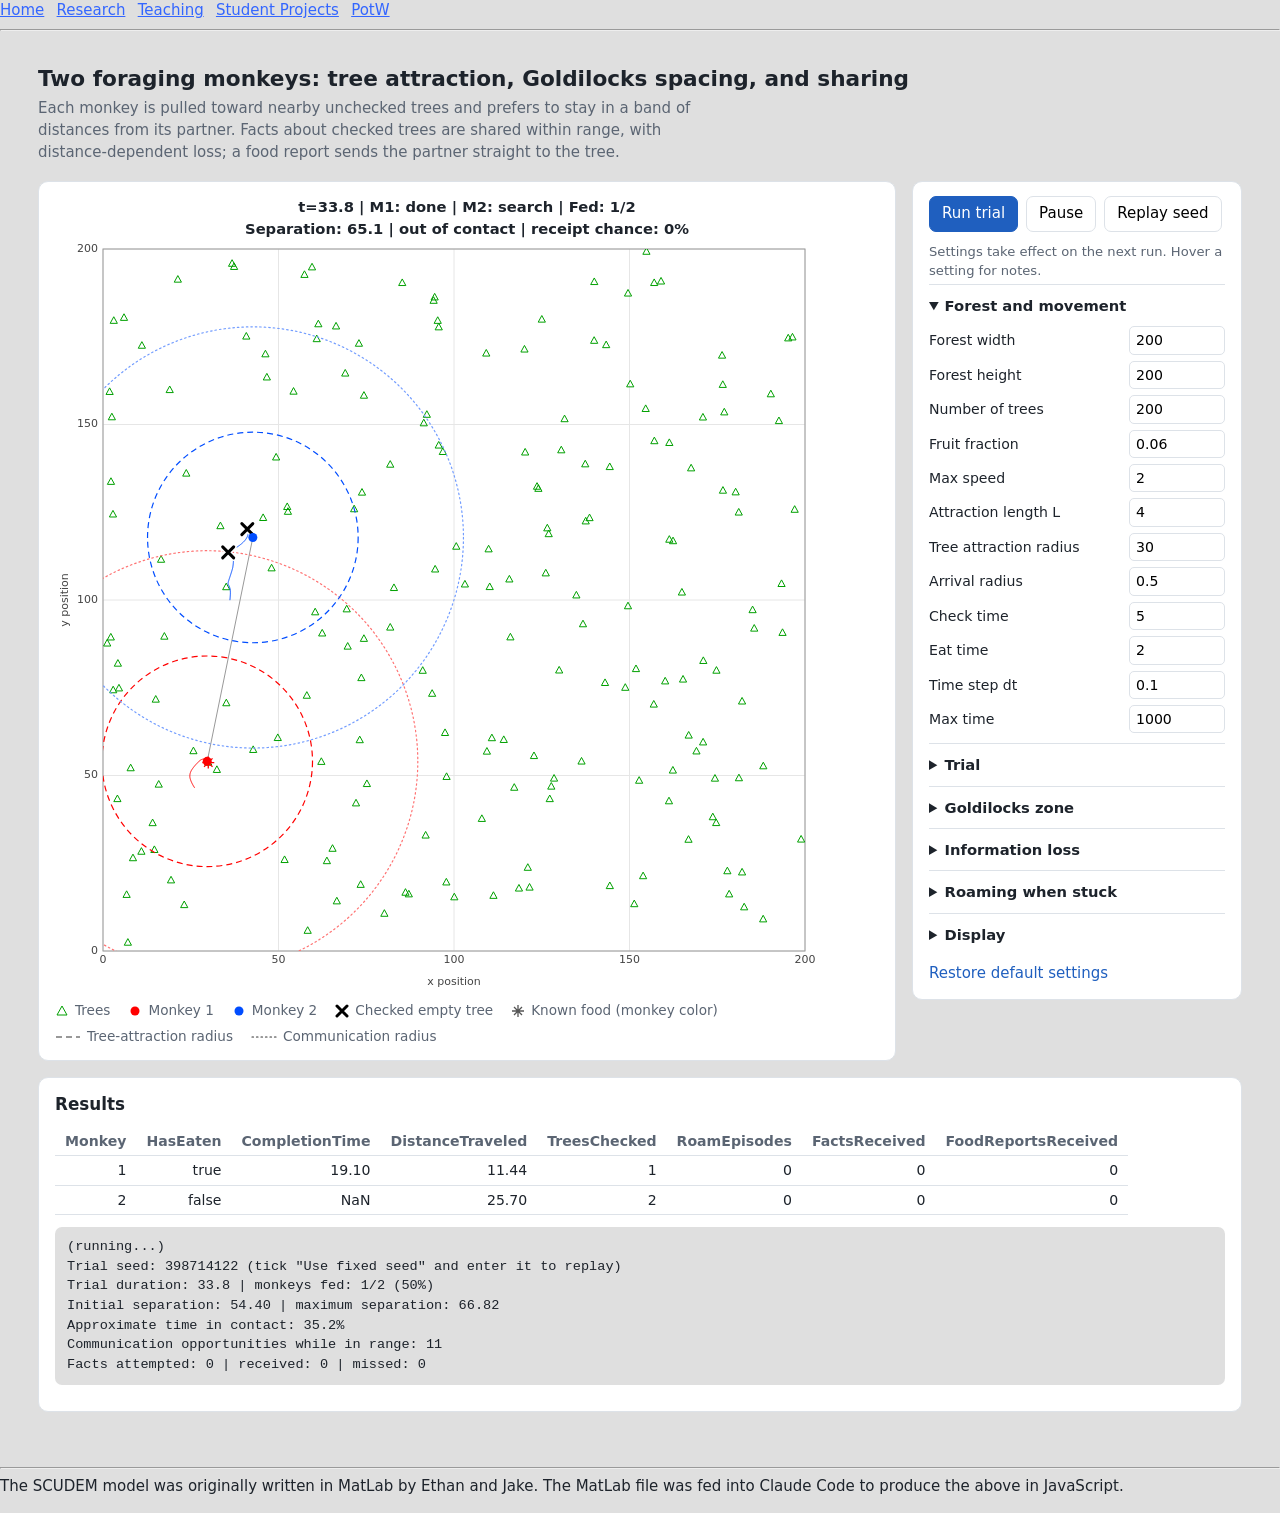
<file: studentprojects/forage_model.html>
<!DOCTYPE html>
<html lang="en">
<head>
<meta charset="utf-8">
<meta name="viewport" content="width=device-width, initial-scale=1">
<title>SCUDEM: Two Foraging Monkeys</title>
<style>
  :root { --ink: #1d232b; --muted: #5b6573; --line: #dde2e8; --bg: #dfdfdf; --accent: #1f5fbf; }
  * { box-sizing: border-box; }
  body { margin: 0; background: var(--bg); color: var(--ink);
         font: 15px/1.45 system-ui, -apple-system, "Segoe UI", Roboto, sans-serif; }
  .mm { max-width: 1240px; margin: 0 auto; padding: 24px 18px 40px; }
  .mm h1 { font-size: 1.35rem; margin: 0 0 4px; }
  .mm h2 { font-size: 1.05rem; margin: 0 0 10px; }
  .mm-sub { margin: 0 0 18px; color: var(--muted); max-width: 70ch; }
  .mm-layout { display: grid; grid-template-columns: minmax(0, 1fr) 330px; gap: 16px; align-items: start; }
  @media (max-width: 900px) { .mm-layout { grid-template-columns: 1fr; } }
  .mm-card { background: #fff; border: 1px solid var(--line); border-radius: 10px; padding: 14px 16px; }
  .mm-plot-title { text-align: center; font-weight: 600; font-variant-numeric: tabular-nums;
                   font-size: 0.92rem; min-height: 2.9em; }
  #mm-canvas { display: block; width: 100%; }
  .mm-legend { list-style: none; padding: 0; margin: 8px 0 0; display: flex; flex-wrap: wrap;
               gap: 6px 18px; font-size: 0.85rem; color: var(--muted); }
  .mm-legend li { display: flex; align-items: center; gap: 6px; }
  .mm-buttons { display: flex; flex-wrap: wrap; gap: 8px; }
  .mm button { font: inherit; border-radius: 7px; border: 1px solid var(--line); background: #fff;
               padding: 6px 12px; cursor: pointer; }
  .mm button.mm-primary { background: var(--accent); border-color: var(--accent); color: #fff; }
  .mm button:disabled { opacity: 0.45; cursor: default; }
  .mm button.mm-link { border: none; background: none; color: var(--accent); padding: 8px 0 0; }
  .mm-error { margin-top: 10px; padding: 8px 10px; border-radius: 7px; background: #fdecec;
              color: #8a1c1c; font-size: 0.88rem; }
  .mm-note { font-size: 0.82rem; color: var(--muted); margin: 10px 0 4px; }
  .mm details { border-top: 1px solid var(--line); padding: 6px 0; }
  .mm summary { cursor: pointer; font-weight: 600; font-size: 0.92rem; padding: 4px 0; }
  .mm-fields { display: grid; gap: 6px; padding: 6px 0 4px; }
  .mm-field { display: grid; grid-template-columns: 1fr 96px; align-items: center; gap: 8px; font-size: 0.88rem; }
  .mm-field.mm-check { grid-template-columns: auto 1fr; }
  .mm-field input[type=number] { width: 100%; font: inherit; padding: 3px 6px;
                                 border: 1px solid var(--line); border-radius: 5px; }
  .mm-results-card { margin-top: 16px; }
  .mm table { border-collapse: collapse; font-size: 0.88rem; font-variant-numeric: tabular-nums; }
  .mm th, .mm td { padding: 4px 10px; border-bottom: 1px solid var(--line); text-align: right; }
  .mm th { color: var(--muted); font-weight: 600; }
  #mm-results { overflow-x: auto; }
  #mm-summary { background: var(--bg); border-radius: 7px; padding: 10px 12px; font-size: 0.85rem;
                white-space: pre-wrap; margin: 12px 0; }
</style>
</head>
<body>
  <div id="site-header"></div>
<script src="../header.js"></script>
<main class="mm">
  <h1>Two foraging monkeys: tree attraction, Goldilocks spacing, and sharing</h1>
  <p class="mm-sub">Each monkey is pulled toward nearby unchecked trees and prefers to stay in a
    band of distances from its partner. Facts about checked trees are shared within range, with
    distance-dependent loss; a food report sends the partner straight to the tree.</p>

  <div class="mm-layout">
    <section class="mm-card">
      <div id="mm-title" class="mm-plot-title"></div>
      <canvas id="mm-canvas" aria-label="Forest simulation"></canvas>
      <ul class="mm-legend">
        <li><svg width="14" height="14"><path d="M7 2 L12 11 L2 11 Z" fill="none" stroke="rgb(0,160,0)"/></svg>Trees</li>
        <li><svg width="14" height="14"><circle cx="7" cy="7" r="4.5" fill="rgb(255,0,0)"/></svg>Monkey 1</li>
        <li><svg width="14" height="14"><circle cx="7" cy="7" r="4.5" fill="rgb(0,77,255)"/></svg>Monkey 2</li>
        <li><svg width="14" height="14"><path d="M2 2 L12 12 M2 12 L12 2" stroke="#000" stroke-width="3" stroke-linecap="round"/></svg>Checked empty tree</li>
        <li><svg width="14" height="14"><path d="M7 1 V13 M1 7 H13 M3 3 L11 11 M3 11 L11 3" stroke="#555" stroke-width="1.3"/></svg>Known food (monkey color)</li>
        <li><svg width="26" height="14"><path d="M1 7 H25" stroke="#333" stroke-width="1.2" stroke-dasharray="6 4"/></svg>Tree-attraction radius</li>
        <li><svg width="26" height="14"><path d="M1 7 H25" stroke="#333" stroke-width="1.2" stroke-dasharray="1.5 3" stroke-linecap="round"/></svg>Communication radius</li>
      </ul>
    </section>

    <aside class="mm-card">
      <div class="mm-buttons">
        <button id="mm-run" class="mm-primary" type="button">Run trial</button>
        <button id="mm-pause" type="button">Pause</button>
        <button id="mm-replay" type="button" title="Run again with the current seed and current settings">Replay seed</button>
      </div>
      <div id="mm-error" class="mm-error" hidden></div>
      <p class="mm-note">Settings take effect on the next run. Hover a setting for notes.</p>
      <form id="mm-params"></form>
    </aside>
  </div>

  <section class="mm-card mm-results-card">
    <h2>Results</h2>
    <div id="mm-results"></div>
    <pre id="mm-summary"></pre>
  </section>
</main>
<script src="monkey-model.js"></script>

<p></p>
<hr>
The SCUDEM model was originally written in MatLab by Ethan and Jake. The MatLab file was fed into Claude Code to produce the above in JavaScript.
<p></p>
</body>
</html>
</file>
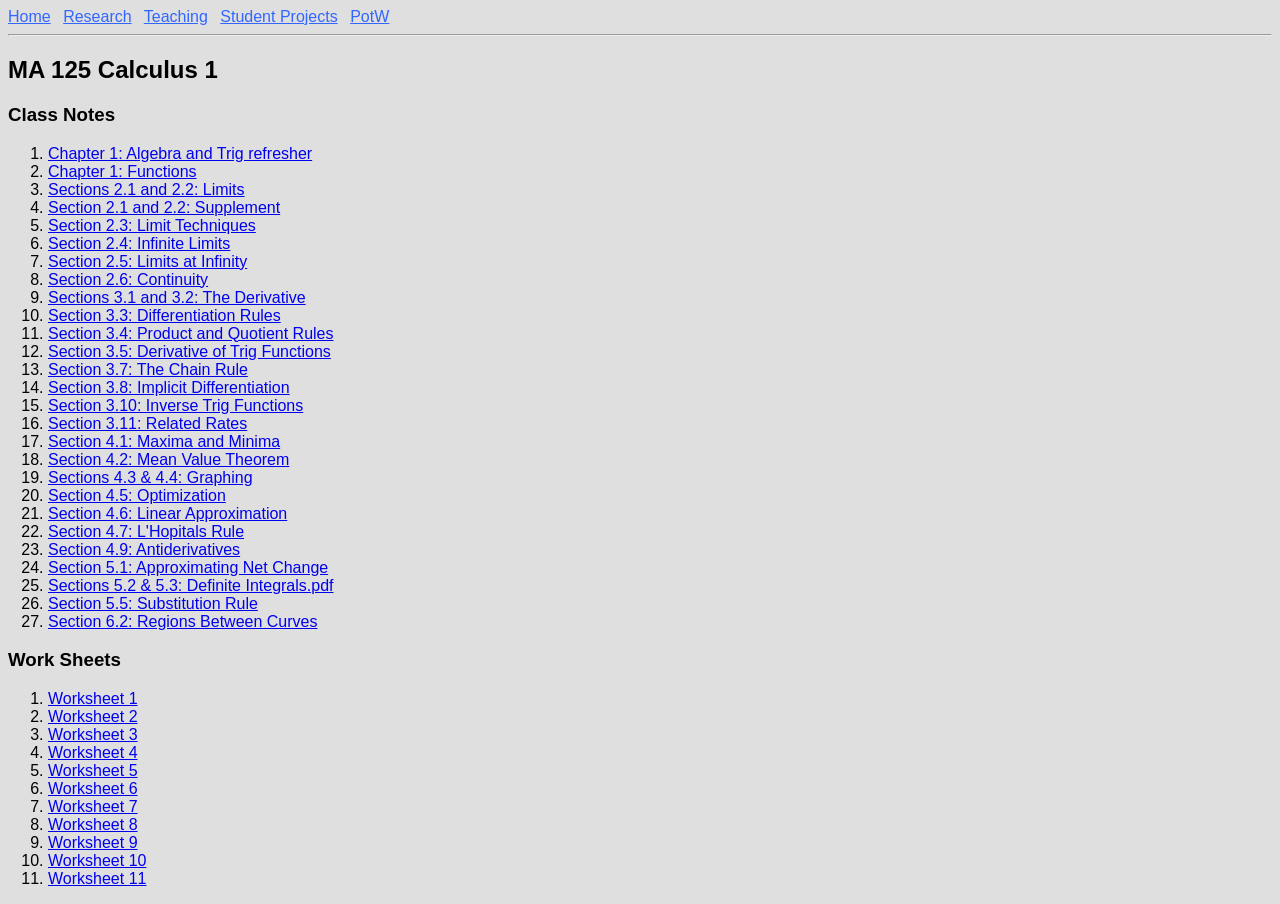
<file: classes/calc1/calc1.html>
<html><head><meta http-equiv="Content-Type" content="text/html; charset=UTF-8"><title>Birch Bryant - Calc I</title>
<link rel="stylesheet" type="text/css" href="../../style.css">
</head>

<body bgcolor="#dfdfdf">
<div id="site-header"></div>
<script src="../../header.js"></script><h2>MA 125 Calculus 1</h2>

<h3>Class Notes</h3>

<ol>
    <li>
        <a href="./Chapter 1_Algebra and Trig refresher.pdf" target="_blank" rel="noopener noreferrer">Chapter 1: Algebra and Trig refresher</a> 
    </li>
    <li>
        <a href="./Chapter 1_Functions.pdf" target="_blank" rel="noopener noreferrer">Chapter 1: Functions</a> 
    </li>
    <li>
        <a href="./Section 2.1 and 2.2_Limits.pdf" target="_blank" rel="noopener noreferrer">Sections 2.1 and 2.2: Limits</a> 
    </li>
    <li>
        <a href="./Section 2.1 and 2.2_Supplement.pdf" target="_blank" rel="noopener noreferrer">Section 2.1 and 2.2: Supplement</a> 
    </li>
    <li>
        <a href="./Section 2.3 Limit Techniques.pdf" target="_blank" rel="noopener noreferrer">Section 2.3: Limit Techniques</a> 
    </li>
    <li>
        <a href="./Section 2.4_Infinite Limits.pdf" target="_blank" rel="noopener noreferrer">Section 2.4: Infinite Limits</a> 
    </li>
    <li>
        <a href="./Section 2.5_Limits at Infinity.pdf" target="_blank" rel="noopener noreferrer">Section 2.5: Limits at Infinity</a> 
    </li>
    <li>
        <a href="./Section 2.6_Continuity.pdf" target="_blank" rel="noopener noreferrer">Section 2.6: Continuity</a> 
    </li>
    <li>
        <a href="./Section 3.1 and 3.2_The Derivative.pdf" target="_blank" rel="noopener noreferrer">Sections 3.1 and 3.2: The Derivative</a> 
    </li>
    <li>
        <a href="./Section 3.3_Differentiation Rules.pdf" target="_blank" rel="noopener noreferrer">Section 3.3: Differentiation Rules</a> 
    </li>
    <li>
        <a href="./Section 3.4_Product and Quotient Rules.pdf" target="_blank" rel="noopener noreferrer">Section 3.4: Product and Quotient Rules</a> 
    </li>
    <li>
        <a href="./Section 3.5_Derivative of Trig Functions.pdf" target="_blank" rel="noopener noreferrer">Section 3.5: Derivative of Trig Functions</a> 
    </li>
    <li>
        <a href="./Section 3.7_The Chain Rule.pdf" target="_blank" rel="noopener noreferrer">Section 3.7: The Chain Rule</a> 
    </li>
    <li>
        <a href="./Section 3.8_Implicit Differentiation.pdf" target="_blank" rel="noopener noreferrer">Section 3.8: Implicit Differentiation</a> 
    </li>
    <li>
        <a href="./Section 3.10_Inverse Trig Functions.pdf" target="_blank" rel="noopener noreferrer">Section 3.10: Inverse Trig Functions</a> 
    </li>
    <li>
        <a href="./Section 3.11_Related Rates.pdf" target="_blank" rel="noopener noreferrer">Section 3.11: Related Rates</a> 
    </li>
    <li>
        <a href="./Section 4.1_Maxima and Minima.pdf" target="_blank" rel="noopener noreferrer">Section 4.1: Maxima and Minima</a> 
    </li>
    <li>
        <a href="./Section 4.2_Mean Value Theorem.pdf" target="_blank" rel="noopener noreferrer">Section 4.2: Mean Value Theorem</a> 
    </li>
    <li>
        <a href="./Sections 4.3&4.4_Graphing.pdf" target="_blank" rel="noopener noreferrer">Sections 4.3 & 4.4: Graphing</a> 
    </li>
    <li>
        <a href="./Section 4.5_Optimization.pdf" target="_blank" rel="noopener noreferrer">Section 4.5: Optimization</a> 
    </li>
    <li>
        <a href="./Section 4.6_Linear Approximation.pdf" target="_blank" rel="noopener noreferrer">Section 4.6: Linear Approximation</a> 
    </li>
    <li>
        <a href="./Section 4.7_Lhopitals Rule.pdf" target="_blank" rel="noopener noreferrer">Section 4.7: L'Hopitals Rule</a> 
    </li>
    <li>
        <a href="./Section 4.9_Antiderivatives.pdf" target="_blank" rel="noopener noreferrer">Section 4.9: Antiderivatives</a> 
    </li>
    <li>
        <a href="./Section 5.1_Approximating Net Change.pdf" target="_blank" rel="noopener noreferrer">Section 5.1: Approximating Net Change</a> 
    </li>
    <li>
        <a href="./Sections 5.2 & 5.3_Definite Integrals.pdf" target="_blank" rel="noopener noreferrer">Sections 5.2 & 5.3: Definite Integrals.pdf</a> 
    </li>
    <li>
        <a href="./Section 5.5_Substitution Rule.pdf" target="_blank" rel="noopener noreferrer">Section 5.5: Substitution Rule</a> 
    </li>
    <li>
        <a href="./Section 6.2_Regions Between Curves.pdf" target="_blank" rel="noopener noreferrer">Section 6.2: Regions Between Curves</a> 
    </li>
</ol>

<h3>Work Sheets</h3>

<ol>
    <li>
        <a href="./Worksheet 1.pdf" target="_blank" rel="noopener noreferrer">Worksheet 1</a> 
    </li>
    <li>
        <a href="./Worksheet 2.pdf" target="_blank" rel="noopener noreferrer">Worksheet 2</a> 
    </li>
    <li>
        <a href="./Worksheet 3.pdf" target="_blank" rel="noopener noreferrer">Worksheet 3</a> 
    </li>
    <li>
        <a href="./Worksheet 4.pdf" target="_blank" rel="noopener noreferrer">Worksheet 4</a> 
    </li>
    <li>
        <a href="./Worksheet 5.pdf" target="_blank" rel="noopener noreferrer">Worksheet 5</a> 
    </li>
    <li>
        <a href="./Worksheet 6.pdf" target="_blank" rel="noopener noreferrer">Worksheet 6</a> 
    </li>
    <li>
        <a href="./Worksheet 7.pdf" target="_blank" rel="noopener noreferrer">Worksheet 7</a> 
    </li>
    <li>
        <a href="./Worksheet 8.pdf" target="_blank" rel="noopener noreferrer">Worksheet 8</a> 
    </li>
    <li>
        <a href="./Worksheet 9.pdf" target="_blank" rel="noopener noreferrer">Worksheet 9</a> 
    </li>
    <li>
        <a href="./Worksheet 10.pdf" target="_blank" rel="noopener noreferrer">Worksheet 10</a> 
    </li>
    <li>
        <a href="./Worksheet 11.pdf" target="_blank" rel="noopener noreferrer">Worksheet 11</a> 
    </li>
</ol>
</body>
</file>
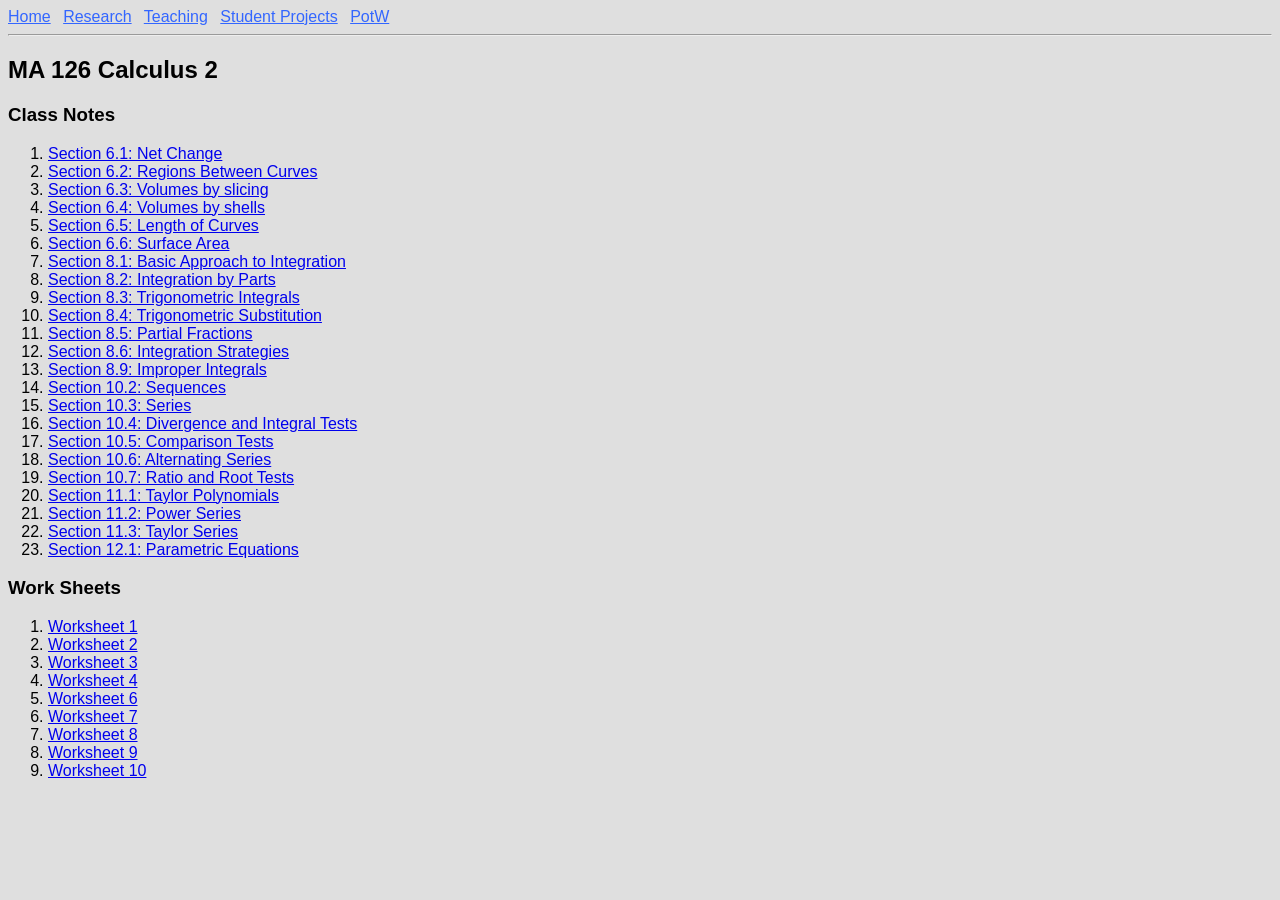
<file: classes/calc2/calc2.html>
<html><head><meta http-equiv="Content-Type" content="text/html; charset=UTF-8"><title>Birch Bryant - Calc II</title>
<link rel="stylesheet" type="text/css" href="../../style.css">
</head>

<body bgcolor="#dfdfdf">
<div id="site-header"></div>
<script src="../../header.js"></script><h2>MA 126 Calculus 2</h2>

<h3>Class Notes</h3>

<ol>
    <li>
        <a href="./Section 6.1_Net Change.pdf" target="_blank" rel="noopener noreferrer">Section 6.1: Net Change</a> 
    </li>
    <li>
        <a href="./Section 6.2_Regions Between Curves.pdf" target="_blank" rel="noopener noreferrer">Section 6.2: Regions Between Curves</a> 
    </li>
    <li>
        <a href="./Section 6.3-Volumes by slicing.pdf" target="_blank" rel="noopener noreferrer">Section 6.3: Volumes by slicing</a> 
    </li>
    <li>
        <a href="./Section 6.4_Volumes by shells.pdf" target="_blank" rel="noopener noreferrer">Section 6.4: Volumes by shells</a> 
    </li>
    <li>
        <a href="./Section 6.5_Length of Curves.pdf" target="_blank" rel="noopener noreferrer">Section 6.5: Length of Curves</a> 
    </li>
    <li>
        <a href="./Section 6.6_Surface Area.pdf" target="_blank" rel="noopener noreferrer">Section 6.6: Surface Area</a> 
    </li>
    <li>
        <a href="./Section 8.1_Basic Approach to Integration.pdf" target="_blank" rel="noopener noreferrer">Section 8.1: Basic Approach to Integration</a> 
    </li>
    <li>
        <a href="./Section 8.2_Integration by Parts.pdf" target="_blank" rel="noopener noreferrer">Section 8.2: Integration by Parts</a> 
    </li>
    <li>
        <a href="./Section 8.3_Trigonometric Integrals.pdf" target="_blank" rel="noopener noreferrer">Section 8.3: Trigonometric Integrals</a> 
    </li>
    <li>
        <a href="./Section 8.4_Trigonometric Substitution.pdf" target="_blank" rel="noopener noreferrer">Section 8.4: Trigonometric Substitution</a> 
    </li>
    <li>
        <a href="./Section 8.5_Partial Fractions.pdf" target="_blank" rel="noopener noreferrer">Section 8.5: Partial Fractions</a> 
    </li>
    <li>
        <a href="./Section 8.6_Integration Strategies.pdf" target="_blank" rel="noopener noreferrer">Section 8.6: Integration Strategies</a> 
    </li>
    <li>
        <a href="./Section 8.9_Improper Integrals.pdf" target="_blank" rel="noopener noreferrer">Section 8.9: Improper Integrals</a> 
    </li>
    <li>
        <a href="./Section 10.2_Sequences.pdf" target="_blank" rel="noopener noreferrer">Section 10.2: Sequences</a> 
    </li>
    <li>
        <a href="./Section 10.3_Series.pdf" target="_blank" rel="noopener noreferrer">Section 10.3: Series</a> 
    </li>
    <li>
        <a href="./Section 10.4_Divergence and Integral Tests.pdf" target="_blank" rel="noopener noreferrer">Section 10.4: Divergence and Integral Tests</a> 
    </li>
    <li>
        <a href="./Section 10.5_Comparison Tests.pdf" target="_blank" rel="noopener noreferrer">Section 10.5: Comparison Tests</a> 
    </li>
    <li>
        <a href="./Section 10.6_Alternating Series.pdf" target="_blank" rel="noopener noreferrer">Section 10.6: Alternating Series</a> 
    </li>
    <li>
        <a href="./Section 10.7_Ratio and Root Tests.pdf" target="_blank" rel="noopener noreferrer">Section 10.7: Ratio and Root Tests</a> 
    </li>
    <li>
        <a href="./Section 11.1_Taylor Polynomials.pdf" target="_blank" rel="noopener noreferrer">Section 11.1: Taylor Polynomials</a> 
    </li>
    <li>
        <a href="./Section 11.2_Power Series.pdf" target="_blank" rel="noopener noreferrer">Section 11.2: Power Series</a> 
    </li>
    <li>
        <a href="./Section 11.3_Taylor Series.pdf" target="_blank" rel="noopener noreferrer">Section 11.3: Taylor Series</a> 
    </li>
    <li>
        <a href="./Section 12.1_Parametric Equations.pdf" target="_blank" rel="noopener noreferrer">Section 12.1: Parametric Equations</a> 
    </li>
</ol>

<h3>Work Sheets</h3>

<ol>
    <li>
        <a href="./Worksheet 1.pdf" target="_blank" rel="noopener noreferrer">Worksheet 1</a> 
    </li>
    <li>
        <a href="./Worksheet 2.pdf" target="_blank" rel="noopener noreferrer">Worksheet 2</a> 
    </li>
    <li>
        <a href="./Worksheet 3.pdf" target="_blank" rel="noopener noreferrer">Worksheet 3</a> 
    </li>
    <li>
        <a href="./Worksheet 4.pdf" target="_blank" rel="noopener noreferrer">Worksheet 4</a> 
    </li>
    <li>
        <a href="./Worksheet 6.pdf" target="_blank" rel="noopener noreferrer">Worksheet 6</a> 
    </li>
    <li>
        <a href="./Worksheet 7.pdf" target="_blank" rel="noopener noreferrer">Worksheet 7</a> 
    </li>
    <li>
        <a href="./Worksheet 8.pdf" target="_blank" rel="noopener noreferrer">Worksheet 8</a> 
    </li>
    <li>
        <a href="./Worksheet 9.pdf" target="_blank" rel="noopener noreferrer">Worksheet 9</a> 
    </li>
    <li>
        <a href="./Worksheet 10.pdf" target="_blank" rel="noopener noreferrer">Worksheet 10</a> 
    </li>

</ol>
</body>
</file>
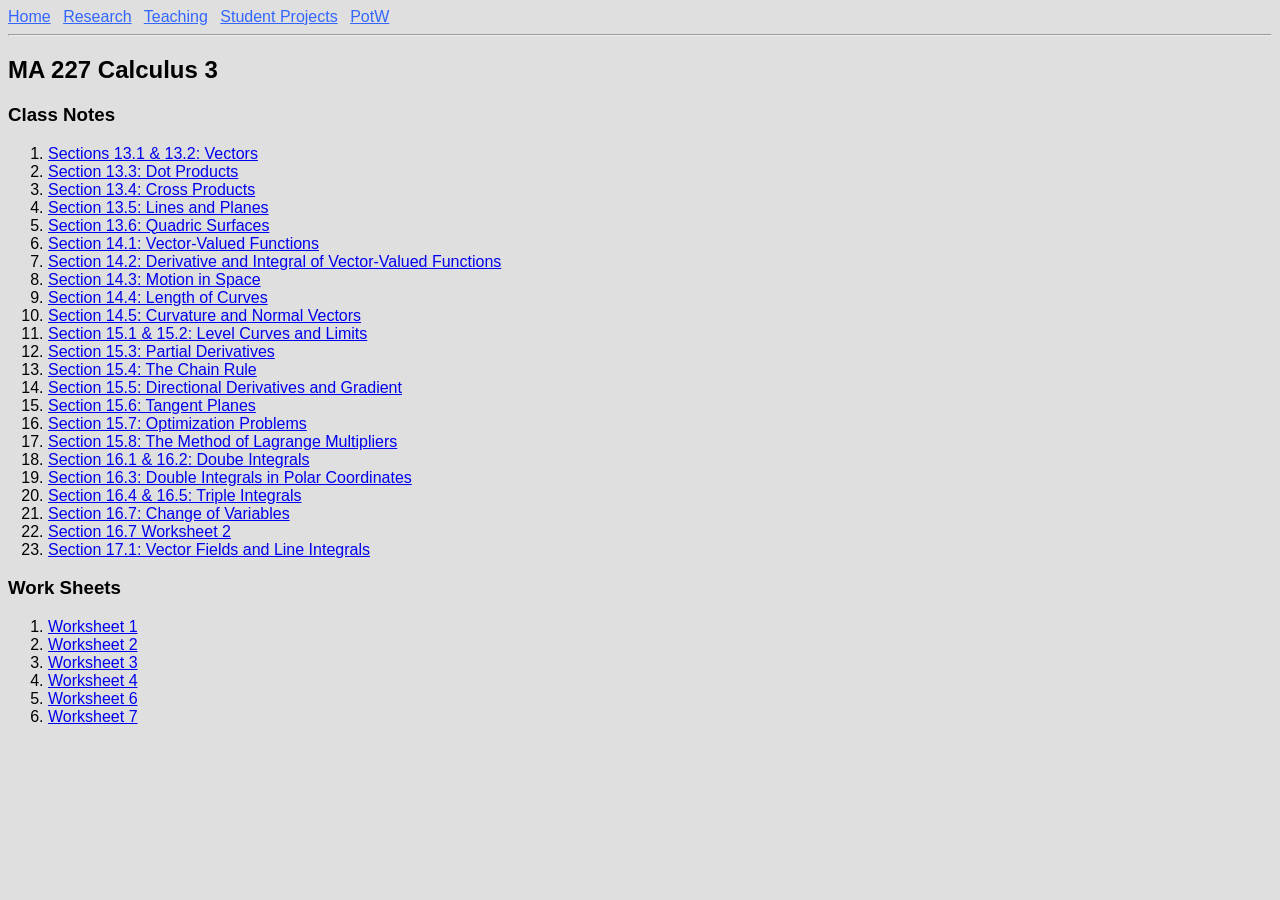
<file: classes/calc3/calc3.html>
<html><head><meta http-equiv="Content-Type" content="text/html; charset=UTF-8"><title>Birch Bryant - Calc III</title>
<link rel="stylesheet" type="text/css" href="../../style.css">
</head>

<body bgcolor="#dfdfdf">
<div id="site-header"></div>
<script src="../../header.js"></script><h2>MA 227 Calculus 3</h2>

<h3>Class Notes</h3>

<ol>
    <li>
        <a href="./Section 13.1_13.2.pdf" target="_blank" rel="noopener noreferrer">Sections 13.1 & 13.2: Vectors</a> 
    </li>
    <li>
        <a href="./Section 13.3.pdf" target="_blank" rel="noopener noreferrer">Section 13.3: Dot Products</a> 
    </li>
    <li>
        <a href="./Section 13.4.pdf" target="_blank" rel="noopener noreferrer">Section 13.4: Cross Products</a> 
    </li>
    <li>
        <a href="./Section 13.5.pdf" target="_blank" rel="noopener noreferrer">Section 13.5: Lines and Planes</a> 
    </li>
    <li>
        <a href="./Section 13.6.pdf" target="_blank" rel="noopener noreferrer">Section 13.6: Quadric Surfaces</a> 
    </li>
    <li>
        <a href="./Section 14.1.pdf" target="_blank" rel="noopener noreferrer">Section 14.1: Vector-Valued Functions</a>
    </li>
    <li>
        <a href="./Section 14.2.pdf" target="_blank" rel="noopener noreferrer">Section 14.2: Derivative and Integral of Vector-Valued Functions</a> 
    </li>
    <li>
        <a href="./Section 14.3.pdf" target="_blank" rel="noopener noreferrer">Section 14.3: Motion in Space</a> 
    </li>
    <li>
        <a href="./Section 14.4.pdf" target="_blank" rel="noopener noreferrer">Section 14.4: Length of Curves</a> 
    </li>
    <li>
        <a href="./Section 14.5.pdf" target="_blank" rel="noopener noreferrer">Section 14.5: Curvature and Normal Vectors</a> 
    </li>
    <li>
        <a href="./Section 15.1.pdf" target="_blank" rel="noopener noreferrer">Section 15.1 & 15.2: Level Curves and Limits</a> 
    </li>
    <li>
        <a href="./Section 15.3.pdf" target="_blank" rel="noopener noreferrer">Section 15.3: Partial Derivatives</a> 
    </li>
    <li>
        <a href="./Section 15.4.pdf" target="_blank" rel="noopener noreferrer">Section 15.4: The Chain Rule</a> 
    </li>
    <li>
        <a href="./Section 15.5.pdf" target="_blank" rel="noopener noreferrer">Section 15.5: Directional Derivatives and Gradient</a> 
    </li>
    <li>
        <a href="./Section 15.6.pdf" target="_blank" rel="noopener noreferrer">Section 15.6: Tangent Planes</a> 
    </li>
    <li>
        <a href="./Section 15.7.pdf" target="_blank" rel="noopener noreferrer">Section 15.7: Optimization Problems</a> 
    </li>
    <li>
        <a href="./Section 15.8.pdf" target="_blank" rel="noopener noreferrer">Section 15.8: The Method of Lagrange Multipliers</a> 
    </li>
    <li>
        <a href="./Section 16.1_Worksheet.pdf" target="_blank" rel="noopener noreferrer">Section 16.1 & 16.2: Doube Integrals</a> 
    </li>
    <li>
        <a href="./Section 16.3 Worksheet.pdf" target="_blank" rel="noopener noreferrer">Section 16.3: Double Integrals in Polar Coordinates</a> 
    </li>
    <li>
        <a href="./Section 16.5 Worksheet.pdf" target="_blank" rel="noopener noreferrer">Section 16.4 & 16.5: Triple Integrals</a> 
    </li>
    <li>
        <a href="./Section 16.7 Worksheet.pdf" target="_blank" rel="noopener noreferrer">Section 16.7: Change of Variables</a> 
    </li>
    <li>
        <a href="./Section 16.7.pdf" target="_blank" rel="noopener noreferrer">Section 16.7 Worksheet 2</a> 
    </li>
    <li>
        <a href="./Section 17.1.pdf" target="_blank" rel="noopener noreferrer">Section 17.1: Vector Fields and Line Integrals</a> 
    </li>
</ol>

<h3>Work Sheets</h3>

<ol>
    <li>
        <a href="./Worksheet 1.pdf" target="_blank" rel="noopener noreferrer">Worksheet 1</a> 
    </li>
    <li>
        <a href="./Worksheet 2.pdf" target="_blank" rel="noopener noreferrer">Worksheet 2</a> 
    </li>
    <li>
        <a href="./Worksheet 3.pdf" target="_blank" rel="noopener noreferrer">Worksheet 3</a> 
    </li>
    <li>
        <a href="./Worksheet 4.pdf" target="_blank" rel="noopener noreferrer">Worksheet 4</a> 
    </li>
    <li>
        <a href="./Worksheet 6.pdf" target="_blank" rel="noopener noreferrer">Worksheet 6</a> 
    </li>
    <li>
        <a href="./Worksheet 7.pdf" target="_blank" rel="noopener noreferrer">Worksheet 7</a> 
    </li>

</ol>
</body>
</file>
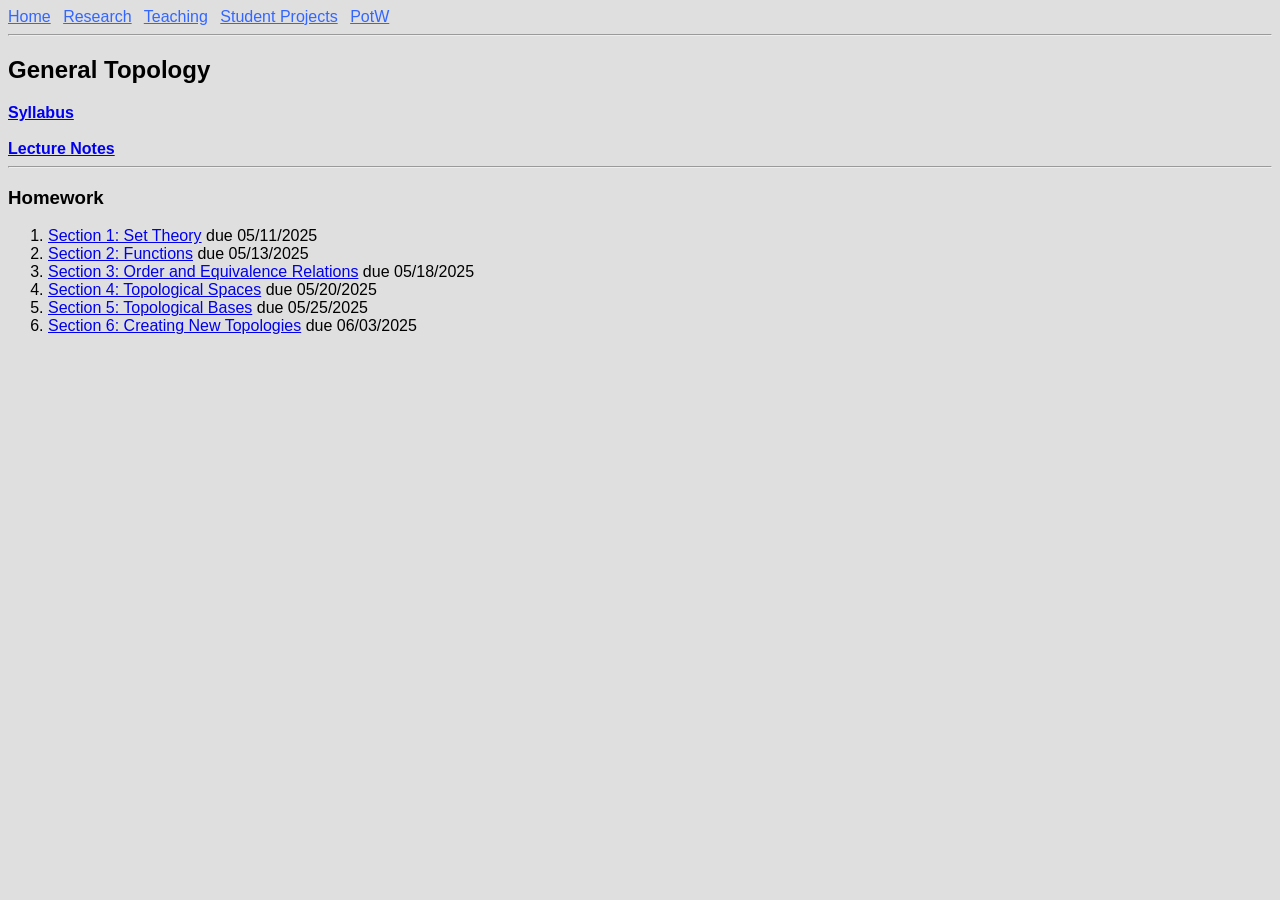
<file: classes/Topology/topology.html>
<html><head><meta http-equiv="Content-Type" content="text/html; charset=UTF-8"><title>Birch Bryant - Topology</title>
<link rel="stylesheet" type="text/css" href="../../style.css">
</head>

<body bgcolor="#dfdfdf">
<div id="site-header"></div>
<script src="../../header.js"></script>

<h2>General Topology</h2>

<a href="./SUM25-MA640-General_Topology-Syllabus.pdf"><b>Syllabus</b></a>
<br><br>
<a href="./General Topology.pdf"><b>Lecture Notes</b></a>
<hr>

<h3>Homework</h3>

<ol>
    <li>
        <a href="./Section 1-Set Theory.pdf">Section 1: Set Theory</a> due 05/11/2025
    </li>
    <li>
        <a href="./Section 2-Functions Homework.pdf">Section 2: Functions</a> due 05/13/2025
    </li>
    <li>
        <a href="./Section 3-Relations Homework.pdf">Section 3: Order and Equivalence Relations</a> due 05/18/2025
    </li>
    <li>
        <a href="./Section 12-Topological Spaces Homework.pdf">Section 4: Topological Spaces</a> due 05/20/2025
    </li>
    <li>
        <a href="./Section 13-Topological Basis Homework.pdf">Section 5: Topological Bases</a> due 05/25/2025
    </li>
    <li>
        <a href="./Sections 14_15_16-Creating New Topologies Homework.pdf">Section 6: Creating New Topologies</a> due 06/03/2025
    </li>
</ol>

</body>
</file>
<file: style.css>
body {
  font-family: sans-serif;
  text-align: left;
  background: #dfdfdf;
}

h1 {
  margin-top: 20px;
}

.cube {
  display: grid;
  grid-template-columns: repeat(2, 60px);
  grid-template-rows: repeat(2, 60px);
  gap: 4px;
  justify-content: left;
  margin: 20px auto;
}

.kcube {
  display: grid;
  grid-template-columns: repeat(2, 60px);
  grid-template-rows: repeat(2, 60px);
  gap: 4px;
  justify-content: left;
  margin: 20px auto;
}

.face {
  width: 60px;
  height: 60px;
  display: grid;
  grid-template-columns: repeat(3, 1fr);
  grid-template-rows: repeat(3, 1fr);
  gap: 2px;
  background: #ccc;
}

.kface {
  width: 60px;
  height: 60px;
  display: grid;
  grid-template-columns: repeat(3, 1fr);
  grid-template-rows: repeat(3, 1fr);
  gap: 2px;
  background: #ccc;
}

.sticker {
  width: 100%;
  height: 100%;
  box-sizing: border-box;
  border: 1px solid #444;
}

.ksticker {
  width: 100%;
  height: 100%;
  box-sizing: border-box;
  border: 1px solid #444;
}

.controls {
  margin-top: 20px;
}

.controls button {
  margin: 4px;
  padding: 10px;
  font-size: 16px;
}

.kcontrols {
  margin-top: 20px;
}

.kcontrols button {
  margin: 4px;
  padding: 10px;
  font-size: 16px;
}
</file>
